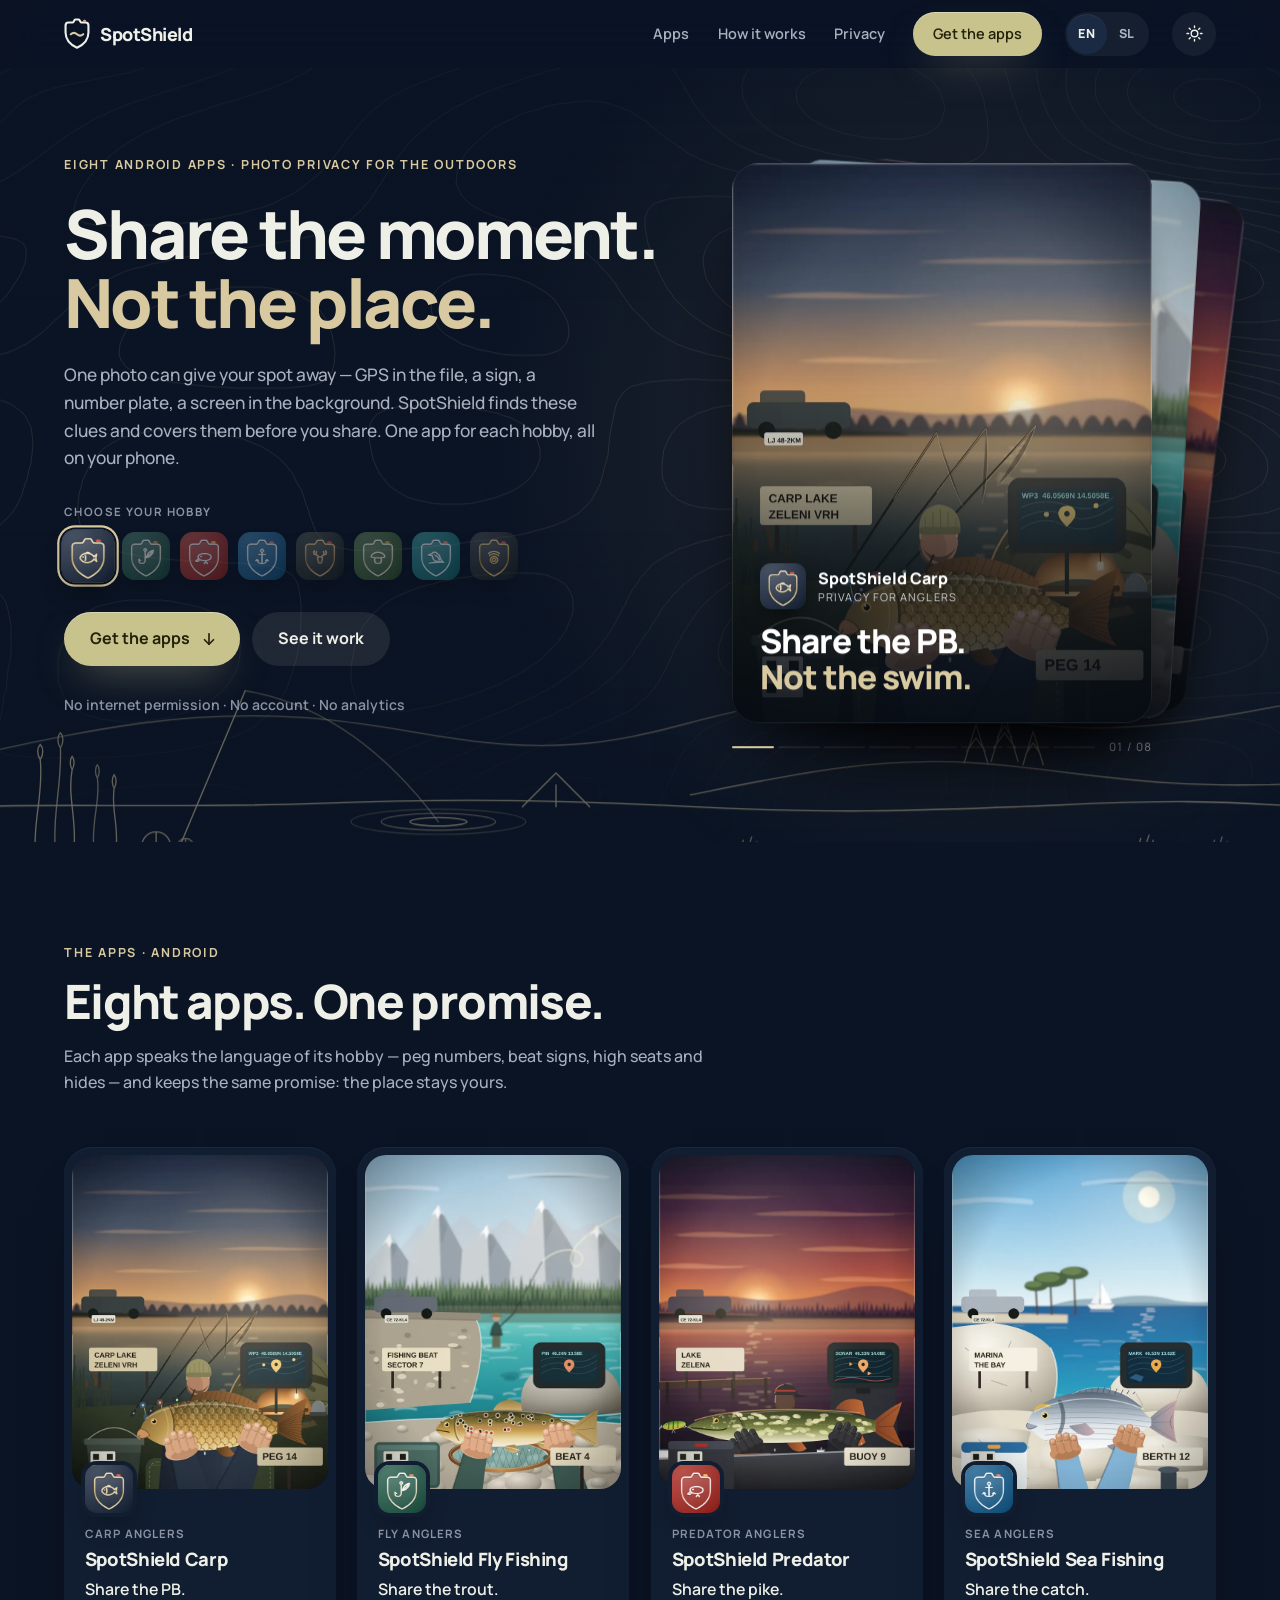
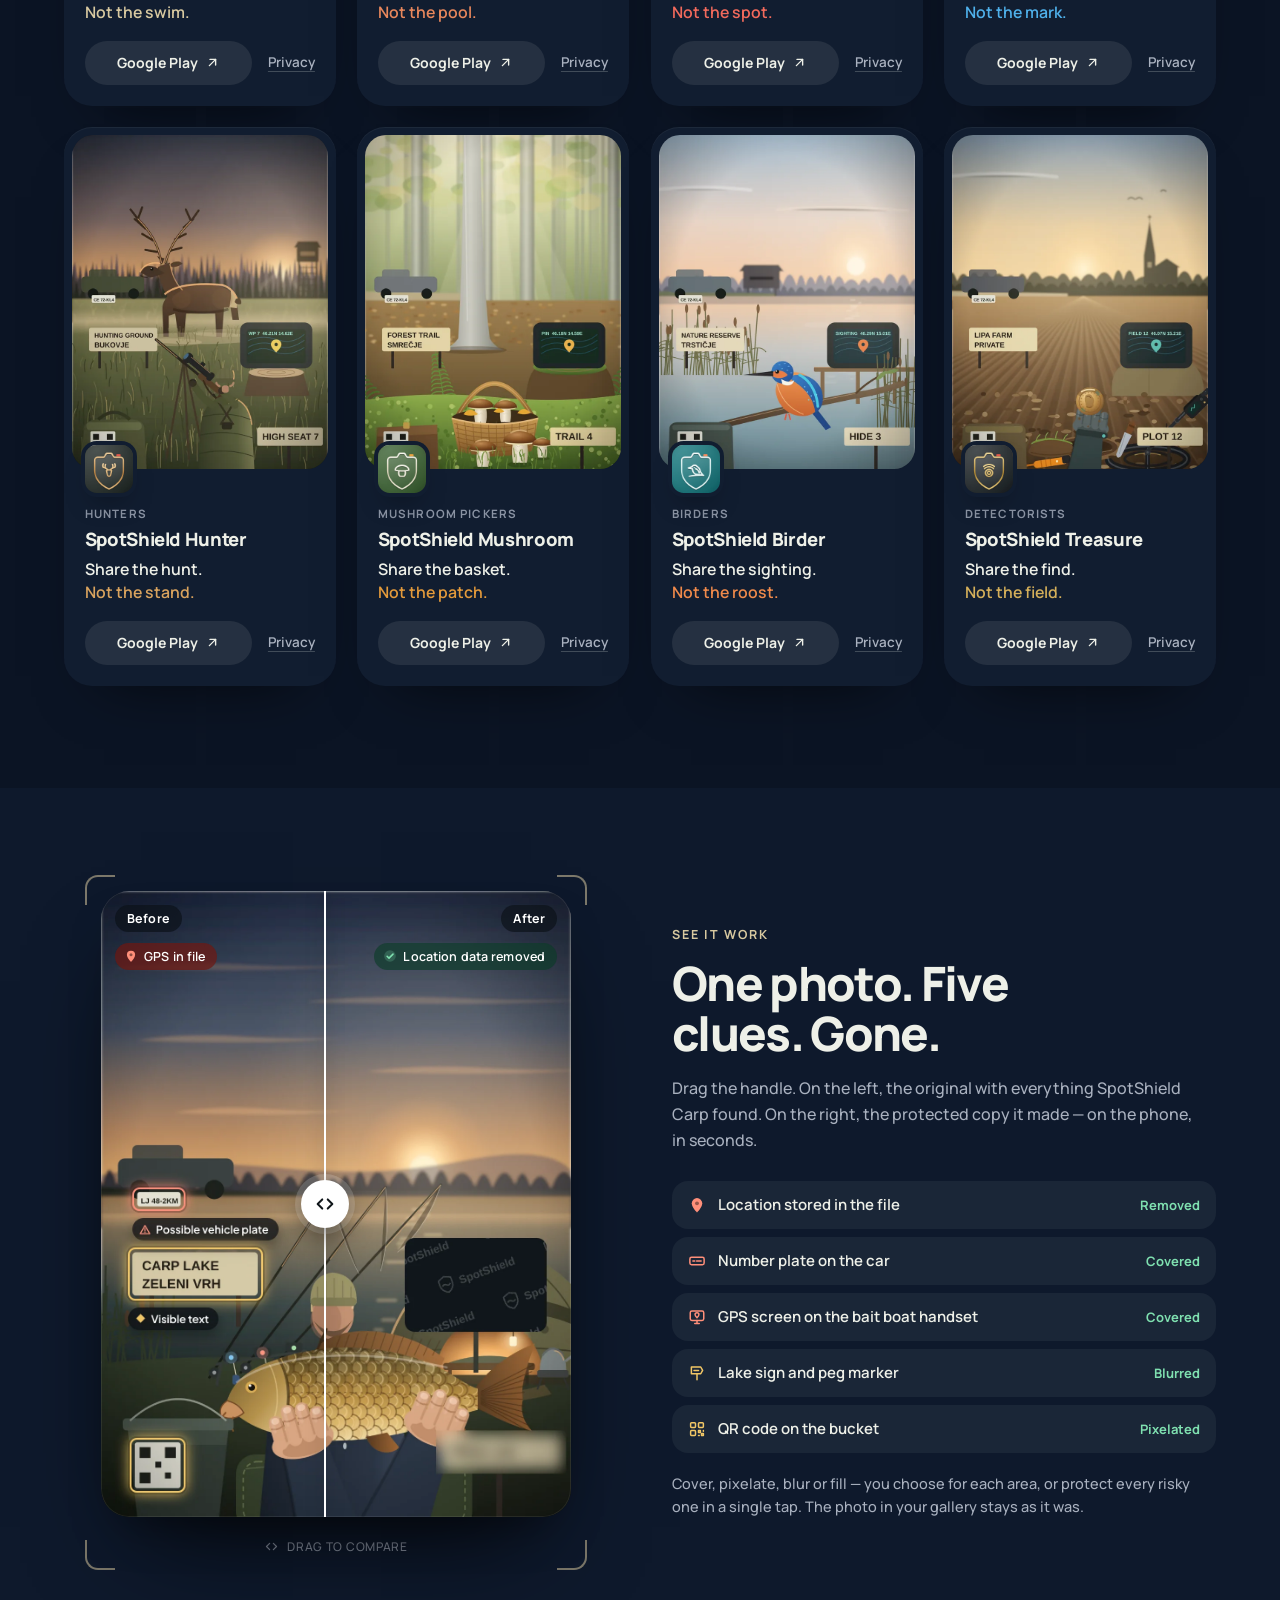
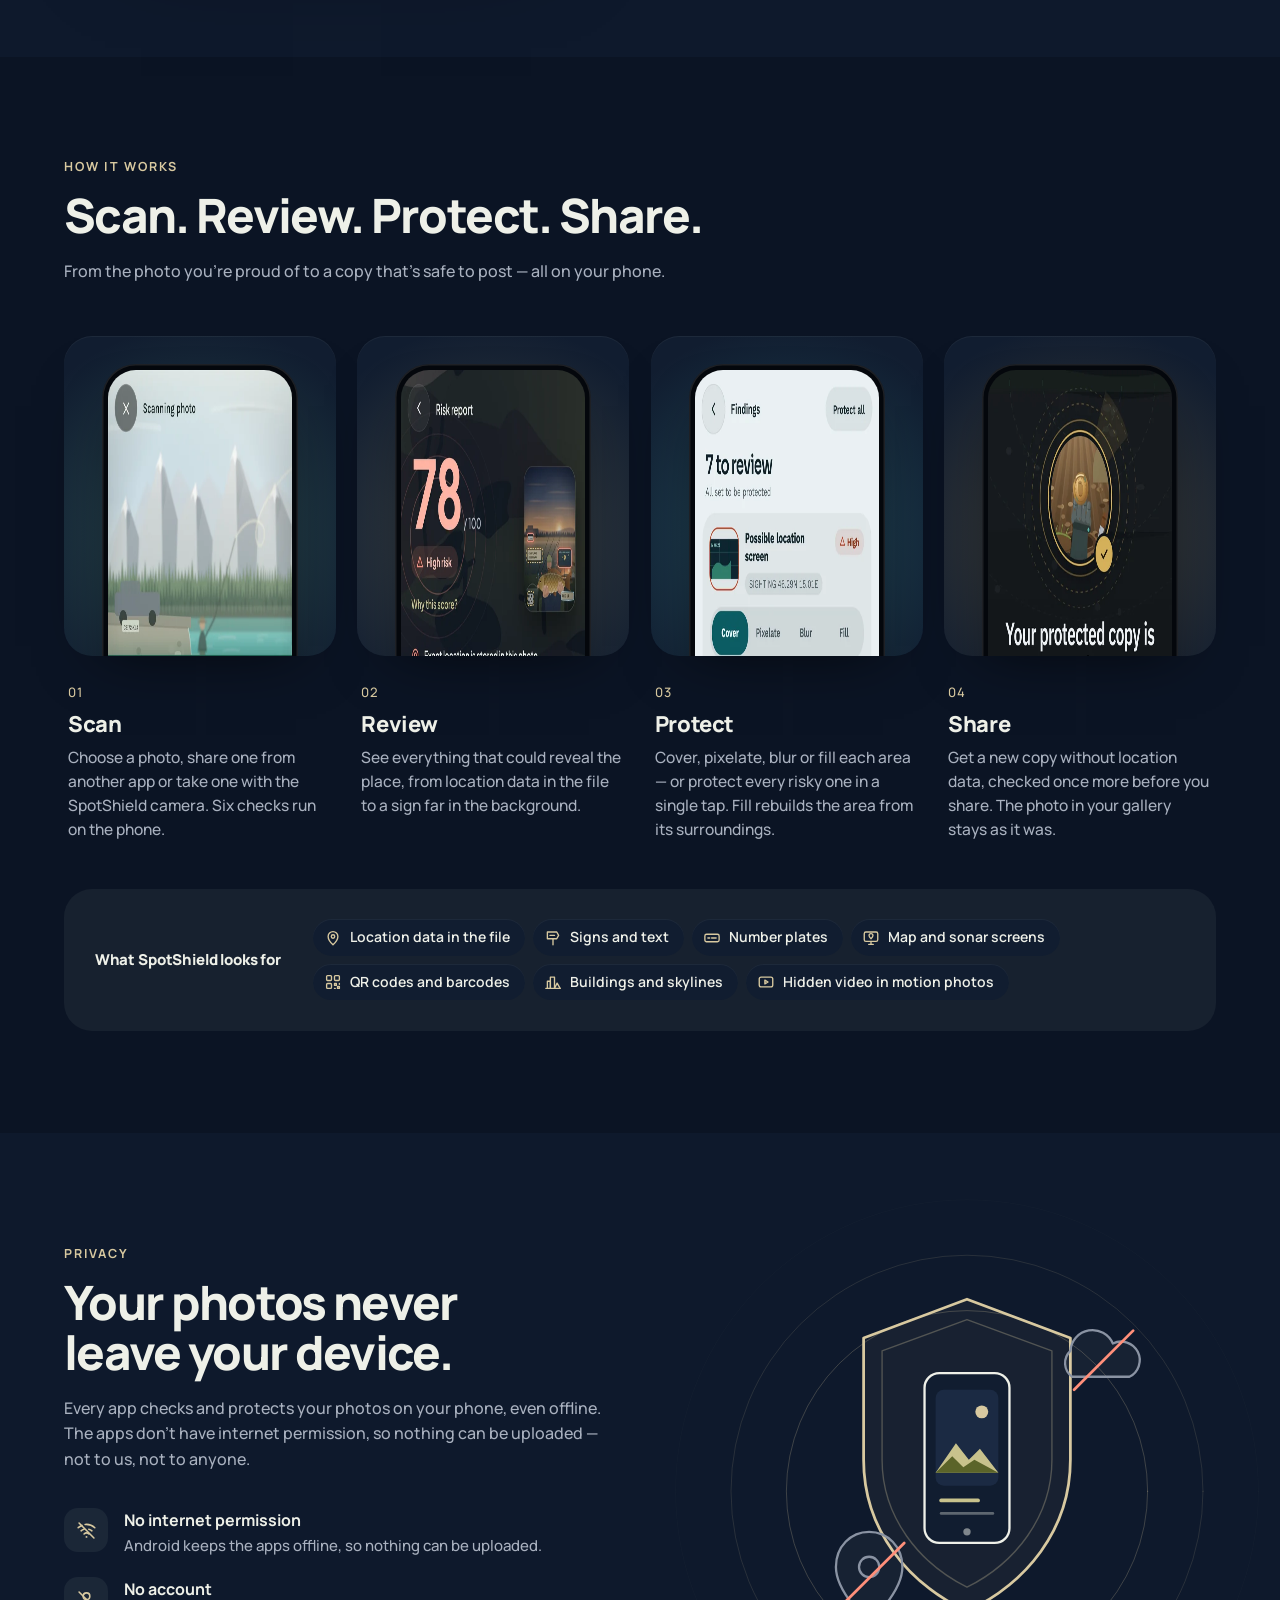
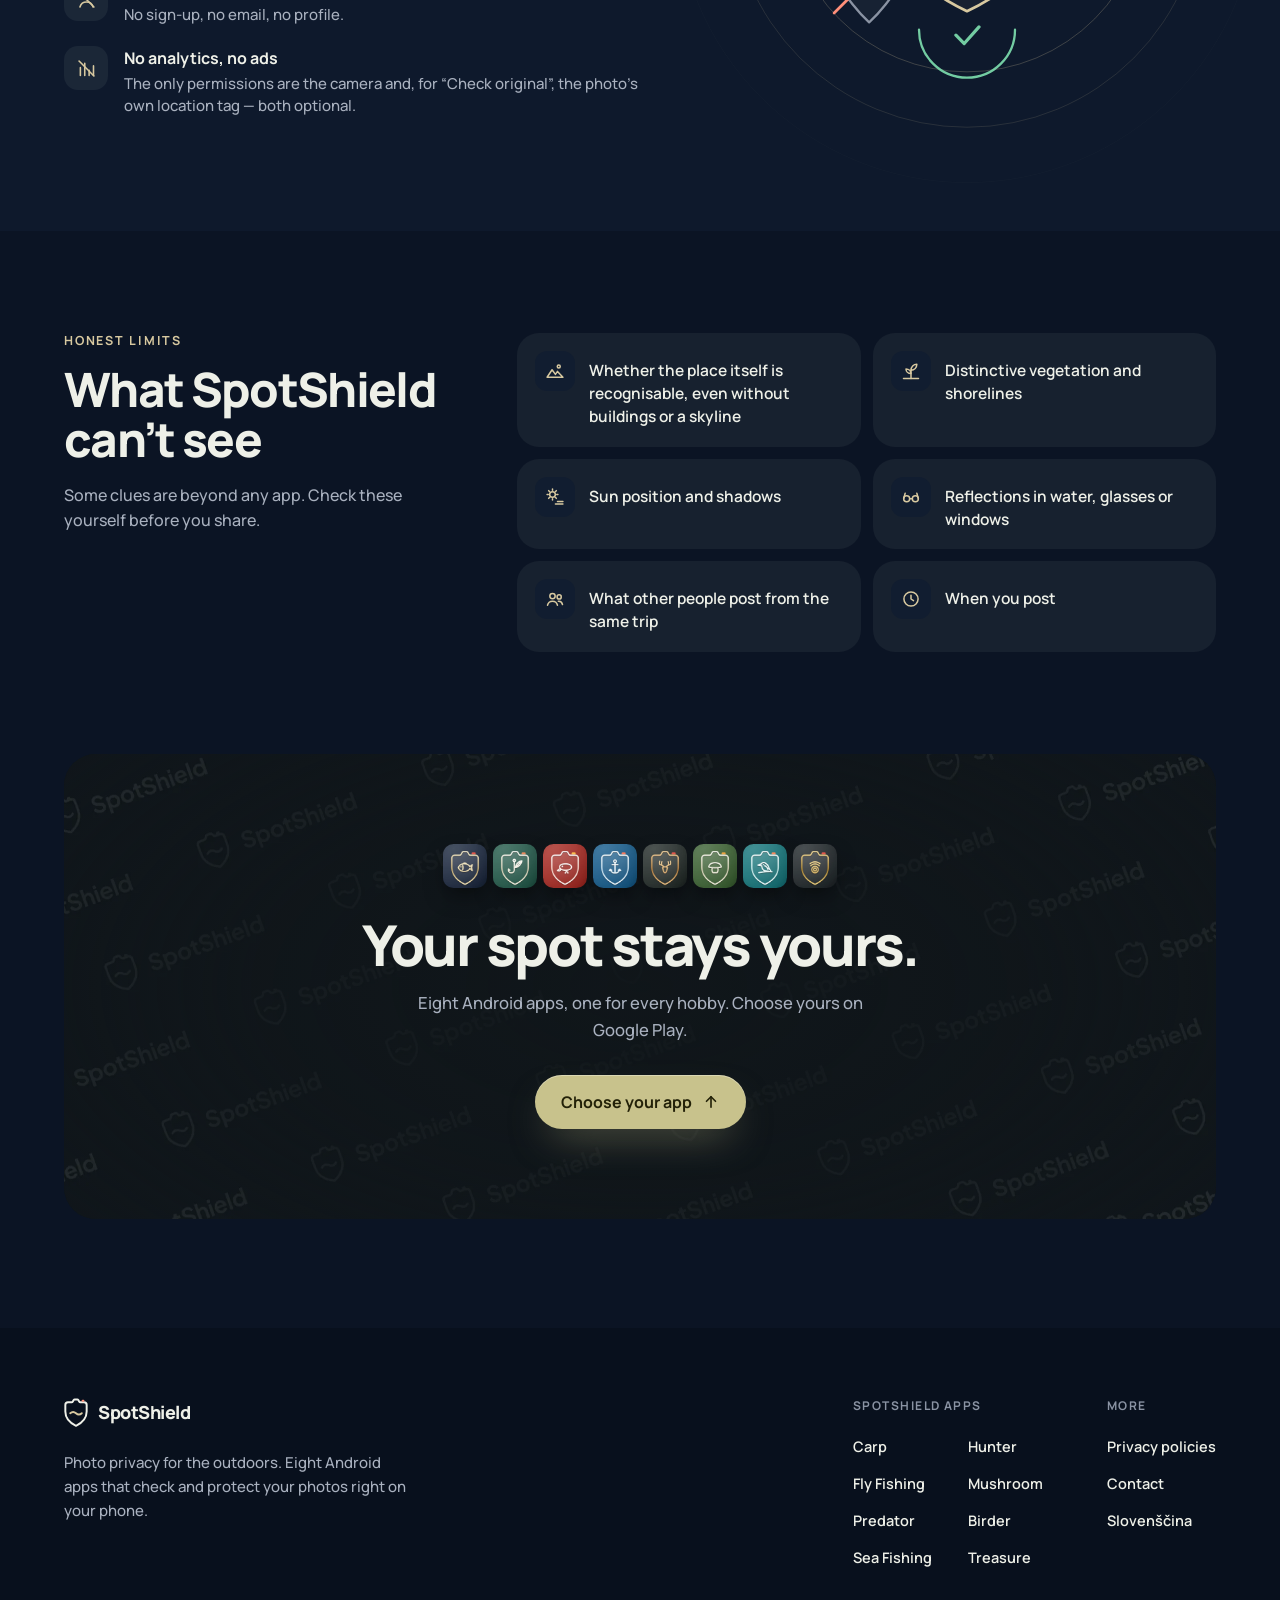
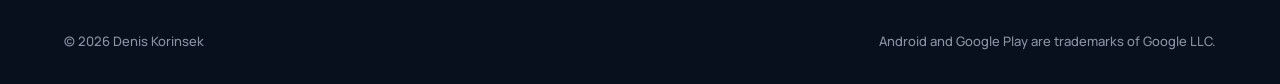
<file: index.html>
<!doctype html>
<html lang="en" data-theme="dark">
<head>
<meta charset="utf-8">
<meta name="viewport" content="width=device-width, initial-scale=1">
<title>SpotShield — Share the moment. Not the place.</title>
<meta name="description" content="Eight Android apps that find and cover the clues that give your spot away — GPS data, signs, number plates, screens — right on your phone. No internet permission, no account, no analytics.">
<meta name="theme-color" content="#0B1424">
<link rel="canonical" href="https://deniskorinsek.github.io/spotshield/">
<link rel="alternate" hreflang="en" href="https://deniskorinsek.github.io/spotshield/">
<link rel="alternate" hreflang="sl" href="https://deniskorinsek.github.io/spotshield/sl/">
<link rel="alternate" hreflang="x-default" href="https://deniskorinsek.github.io/spotshield/">
<meta property="og:type" content="website">
<meta property="og:site_name" content="SpotShield">
<meta property="og:locale" content="en_GB">
<meta property="og:title" content="SpotShield — Share the moment. Not the place.">
<meta property="og:description" content="Eight Android apps that find and cover the clues that give your spot away — GPS data, signs, number plates, screens — right on your phone. No internet permission, no account, no analytics.">
<meta property="og:url" content="https://deniskorinsek.github.io/spotshield/">
<meta property="og:image" content="https://deniskorinsek.github.io/spotshield/assets/img/og-image-en.jpg">
<meta property="og:image:width" content="1200">
<meta property="og:image:height" content="630">
<meta name="twitter:card" content="summary_large_image">
<link rel="icon" href="assets/img/favicon.svg" type="image/svg+xml">
<link rel="icon" href="assets/img/favicon-32.png" sizes="32x32" type="image/png">
<link rel="apple-touch-icon" href="assets/img/apple-touch-icon.png">
<link rel="preload" href="assets/fonts/manrope-latin-800.woff2" as="font" type="font/woff2" crossorigin>
<link rel="preload" href="assets/fonts/manrope-latin-700.woff2" as="font" type="font/woff2" crossorigin>
<link rel="preload" href="assets/fonts/manrope-latin-500.woff2" as="font" type="font/woff2" crossorigin>
<script>(function(){var t='dark';try{var s=localStorage.getItem('spotshield-theme');if(s==='light'||s==='dark')t=s}catch(e){}document.documentElement.setAttribute('data-theme',t)})();</script>
<link rel="stylesheet" href="assets/css/site.css">
<script src="assets/js/site.js" defer></script>
</head>
<body>
<a class="skip" href="#main">Skip to content</a>
<header class="nav" id="top">
<div class="wrap">
<a class="brand" href="#top" aria-label="SpotShield, back to top"><svg aria-hidden="true" viewBox="27 24.5 54 65" width="26" height="31" fill="none" stroke="currentColor" stroke-width="4.4" stroke-linecap="round" stroke-linejoin="round"><path d="M36,34 L44.2,34 Q46,34 46.9,32.4 L48.9,28.8 Q49.6,27.6 51,27.6 L57,27.6 Q58.4,27.6 59.1,28.8 L61.1,32.4 Q62,34 63.8,34 L72,34 Q78,34 78,40 L78,55 C78,70.5 68,80.5 54,87 C40,80.5 30,70.5 30,55 L30,40 Q30,34 36,34 Z"/><path d="M41 58.5 q6.5 -5.6 13 0 t13 0" stroke="var(--accent)"/><rect class="dot" x="66.6" y="28.4" width="6.4" height="4.6" rx="2.3" fill="var(--signal)" stroke="none"/></svg><span>SpotShield</span></a>
<nav class="nav-links" id="menu" aria-label="Main"><a href="#apps">Apps</a><a href="#how">How it works</a><a href="#privacy">Privacy</a><a class="btn btn-primary btn-sm" href="#apps">Get the apps</a></nav>
<div class="lang" role="group" aria-label="Language"><span aria-current="page">EN</span><a href="sl/" hreflang="sl" lang="sl" aria-label="Slovenščina">SL</a></div>
<button class="icon-btn theme" type="button" aria-label="Switch to light mode" data-label-dark="Switch to light mode" data-label-light="Switch to dark mode"><svg class="sun" aria-hidden="true" viewBox="0 0 24 24" width="19" height="19" fill="none" stroke="currentColor" stroke-width="1.8" stroke-linecap="round"><circle cx="12" cy="12" r="4.2"/><path d="M12 2.5v2M12 19.5v2M2.5 12h2M19.5 12h2M5.3 5.3l1.4 1.4M17.3 17.3l1.4 1.4M5.3 18.7l1.4-1.4M17.3 6.7l1.4-1.4"/></svg><svg class="moon" aria-hidden="true" viewBox="0 0 24 24" width="19" height="19" fill="none" stroke="currentColor" stroke-width="1.8" stroke-linecap="round" stroke-linejoin="round"><path d="M20 14.6A8.2 8.2 0 1 1 9.4 4a6.6 6.6 0 0 0 10.6 10.6z"/></svg></button>
<button class="icon-btn menu-btn" type="button" aria-expanded="false" aria-controls="menu" aria-label="Menu"><svg class="bars" aria-hidden="true" viewBox="0 0 24 24" width="20" height="20" fill="none" stroke="currentColor" stroke-width="2" stroke-linecap="round"><path d="M4 7h16M4 12h16M4 17h16"/></svg><svg class="x" aria-hidden="true" viewBox="0 0 24 24" width="20" height="20" fill="none" stroke="currentColor" stroke-width="2" stroke-linecap="round"><path d="M6 6l12 12M18 6L6 18"/></svg></button>
</div>
</header>
<main id="main">
<section class="hero" aria-labelledby="hero-title" data-parallax-root>
<div class="hero-bg" aria-hidden="true"><div class="contour" data-parallax="0.16"></div><div class="fade"></div><div class="drawing" data-parallax="-0.05"><svg viewBox="0 0 1600 320" preserveAspectRatio="xMidYMax slice" fill="none" stroke="currentColor" stroke-width="1.6" stroke-linecap="round" stroke-linejoin="round">
<path d="M0 206 C140 176 250 150 400 160 C520 168 600 200 720 192 C840 184 900 140 1040 138 C1160 136 1230 176 1360 172 C1460 169 1530 150 1600 140" stroke-opacity=".55"/>
<path d="M860 252 C980 228 1080 206 1200 214 C1320 222 1400 248 1600 238" stroke-opacity=".75"/>
<circle cx="1370" cy="96" r="26" stroke-opacity=".7"/>
<path d="M980 92 c10 -12 22 -10 26 0 c4 -10 16 -12 26 0" stroke-opacity=".8"/>
<path d="M1046 116 c7 -8 15 -7 18 0 c3 -7 11 -8 18 0" stroke-opacity=".6"/>
<path d="M1186 214 L1200 168 L1214 214 M1189 200 L1200 184 L1211 200" stroke-opacity=".8"/>
<path d="M1218 212 L1234 158 L1250 212 M1221 196 L1234 178 L1247 196 M1225 184 L1234 170 L1243 184" stroke-opacity=".8"/>
<path d="M1256 216 L1268 176 L1280 216 M1259 204 L1268 190 L1277 204" stroke-opacity=".8"/>
<path d="M0 266 C120 262 260 268 420 262 S700 258 860 266 S1120 272 1300 264 S1500 262 1600 266" stroke-opacity=".9"/>
<path d="M660 266 L700 226 L740 266 M700 266 L700 240" stroke-opacity=".85"/>
<path d="M250 318 L330 128" stroke-opacity=".9"/>
<path d="M330 128 Q460 150 560 284" stroke-opacity=".55"/>
<ellipse cx="560" cy="284" rx="34" ry="5" stroke-opacity=".9"/>
<ellipse cx="560" cy="284" rx="68" ry="10" stroke-opacity=".55"/>
<ellipse cx="560" cy="284" rx="104" ry="15" stroke-opacity=".3"/>
<path d="M80 318 C78 280 90 250 86 210 M86 210 c-4 -6 -4 -14 0 -18 c4 4 4 12 0 18" stroke-opacity=".9"/>
<path d="M104 318 C100 276 112 240 110 196 M110 196 c-4 -6 -4 -14 0 -18 c4 4 4 12 0 18" stroke-opacity=".8"/>
<path d="M126 318 C130 282 118 254 124 222 M124 222 c-3 -5 -3 -12 0 -16 c3 4 3 11 0 16" stroke-opacity=".9"/>
<path d="M150 318 C146 284 158 260 154 232 M154 232 c-3 -5 -3 -12 0 -16 c3 4 3 11 0 16" stroke-opacity=".7"/>
<path d="M176 318 C180 290 170 268 174 244 M174 244 c-3 -5 -3 -12 0 -16 c3 4 3 11 0 16" stroke-opacity=".85"/>
<path d="M206 318 c0 -14 8 -22 18 -22 s18 8 18 22 Z M224 296 v22" stroke-opacity=".85"/>
<path d="M248 318 c0 -9 5 -14 11 -14 s11 5 11 14 Z M259 304 v14" stroke-opacity=".7"/>
<path d="M1392 318 l4 -14 M1400 318 l6 -18 M1408 318 l3 -12" stroke-opacity=".8"/>
<path d="M1480 318 l4 -12 M1488 318 l5 -16 M1496 318 l3 -10" stroke-opacity=".7"/>
<path d="M920 318 l3 -12 M928 318 l5 -16 M936 318 l3 -10" stroke-opacity=".7"/>
</svg></div></div>
<div class="wrap">
<div class="hero-copy">
<p class="eyebrow intro d1">Eight Android apps · Photo privacy for the outdoors</p>
<h1 id="hero-title"><span class="l1 intro d2">Share the moment.</span><span class="l2 intro d3">Not the place.</span></h1>
<p class="lede intro d4">One photo can give your spot away — GPS in the file, a sign, a number plate, a screen in the background. SpotShield finds these clues and covers them before you share. One app for each hobby, all on your phone.</p>
<div class="picker intro d5"><p class="label">Choose your hobby</p><div class="icons" role="group" aria-label="The eight SpotShield apps">
<button type="button" data-pick="0" aria-pressed="true" aria-label="SpotShield Carp"><img src="assets/img/icon-carp.webp" alt="" width="48" height="48"></button>
<button type="button" data-pick="1" aria-pressed="false" aria-label="SpotShield Fly Fishing"><img src="assets/img/icon-fly.webp" alt="" width="48" height="48"></button>
<button type="button" data-pick="2" aria-pressed="false" aria-label="SpotShield Predator"><img src="assets/img/icon-predator.webp" alt="" width="48" height="48"></button>
<button type="button" data-pick="3" aria-pressed="false" aria-label="SpotShield Sea Fishing"><img src="assets/img/icon-sea.webp" alt="" width="48" height="48"></button>
<button type="button" data-pick="4" aria-pressed="false" aria-label="SpotShield Hunter"><img src="assets/img/icon-hunter.webp" alt="" width="48" height="48"></button>
<button type="button" data-pick="5" aria-pressed="false" aria-label="SpotShield Mushroom"><img src="assets/img/icon-mushroom.webp" alt="" width="48" height="48"></button>
<button type="button" data-pick="6" aria-pressed="false" aria-label="SpotShield Birder"><img src="assets/img/icon-birder.webp" alt="" width="48" height="48"></button>
<button type="button" data-pick="7" aria-pressed="false" aria-label="SpotShield Treasure"><img src="assets/img/icon-treasure.webp" alt="" width="48" height="48"></button>
</div></div>
<div class="hero-actions intro d6"><a class="btn btn-primary" href="#apps">Get the apps<svg aria-hidden="true" viewBox="0 0 24 24" width="18" height="18" fill="none" stroke="currentColor" stroke-width="2.2" stroke-linecap="round" stroke-linejoin="round"><path d="M12 5v14"/><path d="M6 13l6 6 6-6"/></svg></a><a class="btn btn-ghost" href="#demo">See it work</a></div>
<p class="trust intro d7">No internet permission · No account · No analytics</p>
</div>
<div class="hero-stage intro stage"><div class="glow" aria-hidden="true"></div><svg class="ripples" aria-hidden="true" viewBox="0 0 2400 2400" fill="none" stroke="currentColor" stroke-width="1"><circle cx="1200" cy="1200" r="300"><animate attributeName="r" values="300;1200" dur="18s" begin="-0s" repeatCount="indefinite"/><animate attributeName="stroke-opacity" values=".24;0" dur="18s" begin="-0s" repeatCount="indefinite"/></circle><circle cx="1200" cy="1200" r="300"><animate attributeName="r" values="300;1200" dur="18s" begin="-3s" repeatCount="indefinite"/><animate attributeName="stroke-opacity" values=".24;0" dur="18s" begin="-3s" repeatCount="indefinite"/></circle><circle cx="1200" cy="1200" r="300"><animate attributeName="r" values="300;1200" dur="18s" begin="-6s" repeatCount="indefinite"/><animate attributeName="stroke-opacity" values=".24;0" dur="18s" begin="-6s" repeatCount="indefinite"/></circle><circle cx="1200" cy="1200" r="300"><animate attributeName="r" values="300;1200" dur="18s" begin="-9s" repeatCount="indefinite"/><animate attributeName="stroke-opacity" values=".24;0" dur="18s" begin="-9s" repeatCount="indefinite"/></circle><circle cx="1200" cy="1200" r="300"><animate attributeName="r" values="300;1200" dur="18s" begin="-12s" repeatCount="indefinite"/><animate attributeName="stroke-opacity" values=".24;0" dur="18s" begin="-12s" repeatCount="indefinite"/></circle><circle cx="1200" cy="1200" r="300"><animate attributeName="r" values="300;1200" dur="18s" begin="-15s" repeatCount="indefinite"/><animate attributeName="stroke-opacity" values=".24;0" dur="18s" begin="-15s" repeatCount="indefinite"/></circle></svg>
<div class="deck-wrap" data-parallax="-0.04"><div class="deck" id="deck" role="group" aria-label="The eight apps, one at a time">
<div class="card app-carp pos-0" data-app="app-carp" aria-hidden="false"><img class="scene" src="assets/img/scene-carp-en.webp" alt="A carp angler at dusk holding a mirror carp by a lake" width="690" height="920"><div class="shade" aria-hidden="true"></div><div class="ring" aria-hidden="true"></div><div class="meta"><div class="row"><img src="assets/img/icon-carp.webp" alt="" width="46" height="46"><div><p class="name">SpotShield Carp</p><p class="kicker">Privacy for anglers</p></div></div><p class="tag"><span class="l1">Share the PB.</span><span class="l2">Not the swim.</span></p></div></div>
<div class="card app-fly pos-1" data-app="app-fly" aria-hidden="true"><img class="scene" src="assets/img/scene-fly-en.webp" alt="A trout held over a clear alpine river, a fly angler wading behind" width="690" height="920"><div class="shade" aria-hidden="true"></div><div class="ring" aria-hidden="true"></div><div class="meta"><div class="row"><img src="assets/img/icon-fly.webp" alt="" width="46" height="46"><div><p class="name">SpotShield Fly Fishing</p><p class="kicker">Privacy for fly anglers</p></div></div><p class="tag"><span class="l1">Share the trout.</span><span class="l2">Not the pool.</span></p></div></div>
<div class="card app-predator pos-2" data-app="app-predator" aria-hidden="true"><img class="scene" src="assets/img/scene-predator-en.webp" alt="A pike held up over a lake at sunset" width="690" height="920"><div class="shade" aria-hidden="true"></div><div class="ring" aria-hidden="true"></div><div class="meta"><div class="row"><img src="assets/img/icon-predator.webp" alt="" width="46" height="46"><div><p class="name">SpotShield Predator</p><p class="kicker">Privacy for predator anglers</p></div></div><p class="tag"><span class="l1">Share the pike.</span><span class="l2">Not the spot.</span></p></div></div>
<div class="card app-sea pos-n" data-app="app-sea" aria-hidden="true"><img class="scene" src="assets/img/scene-sea-en.webp" alt="A sea bream held up at a sunny marina" width="690" height="920" loading="lazy"><div class="shade" aria-hidden="true"></div><div class="ring" aria-hidden="true"></div><div class="meta"><div class="row"><img src="assets/img/icon-sea.webp" alt="" width="46" height="46"><div><p class="name">SpotShield Sea Fishing</p><p class="kicker">Privacy for sea anglers</p></div></div><p class="tag"><span class="l1">Share the catch.</span><span class="l2">Not the mark.</span></p></div></div>
<div class="card app-hunter pos-n" data-app="app-hunter" aria-hidden="true"><img class="scene" src="assets/img/scene-hunter-en.webp" alt="A red deer stag in a hunting ground at dawn, a high seat behind" width="690" height="920" loading="lazy"><div class="shade" aria-hidden="true"></div><div class="ring" aria-hidden="true"></div><div class="meta"><div class="row"><img src="assets/img/icon-hunter.webp" alt="" width="46" height="46"><div><p class="name">SpotShield Hunter</p><p class="kicker">Privacy for hunters</p></div></div><p class="tag"><span class="l1">Share the hunt.</span><span class="l2">Not the stand.</span></p></div></div>
<div class="card app-mushroom pos-n" data-app="app-mushroom" aria-hidden="true"><img class="scene" src="assets/img/scene-mushroom-en.webp" alt="A basket of porcini mushrooms on a forest trail" width="690" height="920" loading="lazy"><div class="shade" aria-hidden="true"></div><div class="ring" aria-hidden="true"></div><div class="meta"><div class="row"><img src="assets/img/icon-mushroom.webp" alt="" width="46" height="46"><div><p class="name">SpotShield Mushroom</p><p class="kicker">Privacy for mushroom pickers</p></div></div><p class="tag"><span class="l1">Share the basket.</span><span class="l2">Not the patch.</span></p></div></div>
<div class="card app-birder pos-n" data-app="app-birder" aria-hidden="true"><img class="scene" src="assets/img/scene-birder-en.webp" alt="A kingfisher on a branch in a reed-lined nature reserve" width="690" height="920" loading="lazy"><div class="shade" aria-hidden="true"></div><div class="ring" aria-hidden="true"></div><div class="meta"><div class="row"><img src="assets/img/icon-birder.webp" alt="" width="46" height="46"><div><p class="name">SpotShield Birder</p><p class="kicker">Privacy for birders</p></div></div><p class="tag"><span class="l1">Share the sighting.</span><span class="l2">Not the roost.</span></p></div></div>
<div class="card app-treasure pos-n" data-app="app-treasure" aria-hidden="true"><img class="scene" src="assets/img/scene-treasure-en.webp" alt="A coin held up over a ploughed field, a metal detector beside it" width="690" height="920" loading="lazy"><div class="shade" aria-hidden="true"></div><div class="ring" aria-hidden="true"></div><div class="meta"><div class="row"><img src="assets/img/icon-treasure.webp" alt="" width="46" height="46"><div><p class="name">SpotShield Treasure</p><p class="kicker">Privacy for detectorists</p></div></div><p class="tag"><span class="l1">Share the find.</span><span class="l2">Not the field.</span></p></div></div>
</div><div class="deck-foot"><div class="bars" aria-hidden="true"><span class="on"><i></i></span><span><i></i></span><span><i></i></span><span><i></i></span><span><i></i></span><span><i></i></span><span><i></i></span><span><i></i></span></div><p class="count"><span id="deck-n">01</span> / 08</p></div></div>
</div>
</div>
</section>
<section class="section" id="apps" aria-labelledby="apps-title" data-reveal>
<div class="wrap">
<div class="reveal"><p class="eyebrow">The apps · Android</p><div class="sec-head"><h2 class="h2" id="apps-title">Eight apps. One promise.</h2><p class="lede">Each app speaks the language of its hobby — peg numbers, beat signs, high seats and hides — and keeps the same promise: the place stays yours.</p></div></div>
<div class="apps-grid">
<article class="app-card app-carp reveal s1" id="app-carp" aria-labelledby="name-carp"><div class="pic"><img src="assets/img/scene-carp-en.webp" alt="A carp angler at dusk holding a mirror carp by a lake" width="690" height="920" loading="lazy"></div><div class="body"><img class="icon" src="assets/img/icon-carp.webp" alt="" width="60" height="60" loading="lazy"><p class="aud">Carp anglers</p><h3 id="name-carp">SpotShield Carp</h3><p class="tag">Share the PB.<br><span class="l2">Not the swim.</span></p><div class="links"><a class="play" href="https://play.google.com/store/apps/details?id=si.spotshield.carp" aria-label="Get SpotShield Carp on Google Play">Google Play<svg aria-hidden="true" viewBox="0 0 24 24" width="15" height="15" fill="none" stroke="currentColor" stroke-width="2.2" stroke-linecap="round" stroke-linejoin="round"><path d="M7 17L17 7"/><path d="M8 7h9v9"/></svg></a><a class="priv" href="https://deniskorinsek.github.io/spotshield-privacy/carp/" aria-label="SpotShield Carp privacy policy">Privacy</a></div></div></article>
<article class="app-card app-fly reveal s2" id="app-fly" aria-labelledby="name-fly"><div class="pic"><img src="assets/img/scene-fly-en.webp" alt="A trout held over a clear alpine river, a fly angler wading behind" width="690" height="920" loading="lazy"></div><div class="body"><img class="icon" src="assets/img/icon-fly.webp" alt="" width="60" height="60" loading="lazy"><p class="aud">Fly anglers</p><h3 id="name-fly">SpotShield Fly Fishing</h3><p class="tag">Share the trout.<br><span class="l2">Not the pool.</span></p><div class="links"><a class="play" href="https://play.google.com/store/apps/details?id=si.spotshield.fly" aria-label="Get SpotShield Fly Fishing on Google Play">Google Play<svg aria-hidden="true" viewBox="0 0 24 24" width="15" height="15" fill="none" stroke="currentColor" stroke-width="2.2" stroke-linecap="round" stroke-linejoin="round"><path d="M7 17L17 7"/><path d="M8 7h9v9"/></svg></a><a class="priv" href="https://deniskorinsek.github.io/spotshield-privacy/fly/" aria-label="SpotShield Fly Fishing privacy policy">Privacy</a></div></div></article>
<article class="app-card app-predator reveal s3" id="app-predator" aria-labelledby="name-predator"><div class="pic"><img src="assets/img/scene-predator-en.webp" alt="A pike held up over a lake at sunset" width="690" height="920" loading="lazy"></div><div class="body"><img class="icon" src="assets/img/icon-predator.webp" alt="" width="60" height="60" loading="lazy"><p class="aud">Predator anglers</p><h3 id="name-predator">SpotShield Predator</h3><p class="tag">Share the pike.<br><span class="l2">Not the spot.</span></p><div class="links"><a class="play" href="https://play.google.com/store/apps/details?id=si.spotshield.predator" aria-label="Get SpotShield Predator on Google Play">Google Play<svg aria-hidden="true" viewBox="0 0 24 24" width="15" height="15" fill="none" stroke="currentColor" stroke-width="2.2" stroke-linecap="round" stroke-linejoin="round"><path d="M7 17L17 7"/><path d="M8 7h9v9"/></svg></a><a class="priv" href="https://deniskorinsek.github.io/spotshield-privacy/predator/" aria-label="SpotShield Predator privacy policy">Privacy</a></div></div></article>
<article class="app-card app-sea reveal s4" id="app-sea" aria-labelledby="name-sea"><div class="pic"><img src="assets/img/scene-sea-en.webp" alt="A sea bream held up at a sunny marina" width="690" height="920" loading="lazy"></div><div class="body"><img class="icon" src="assets/img/icon-sea.webp" alt="" width="60" height="60" loading="lazy"><p class="aud">Sea anglers</p><h3 id="name-sea">SpotShield Sea Fishing</h3><p class="tag">Share the catch.<br><span class="l2">Not the mark.</span></p><div class="links"><a class="play" href="https://play.google.com/store/apps/details?id=si.spotshield.sea" aria-label="Get SpotShield Sea Fishing on Google Play">Google Play<svg aria-hidden="true" viewBox="0 0 24 24" width="15" height="15" fill="none" stroke="currentColor" stroke-width="2.2" stroke-linecap="round" stroke-linejoin="round"><path d="M7 17L17 7"/><path d="M8 7h9v9"/></svg></a><a class="priv" href="https://deniskorinsek.github.io/spotshield-privacy/sea/" aria-label="SpotShield Sea Fishing privacy policy">Privacy</a></div></div></article>
<article class="app-card app-hunter reveal s5" id="app-hunter" aria-labelledby="name-hunter"><div class="pic"><img src="assets/img/scene-hunter-en.webp" alt="A red deer stag in a hunting ground at dawn, a high seat behind" width="690" height="920" loading="lazy"></div><div class="body"><img class="icon" src="assets/img/icon-hunter.webp" alt="" width="60" height="60" loading="lazy"><p class="aud">Hunters</p><h3 id="name-hunter">SpotShield Hunter</h3><p class="tag">Share the hunt.<br><span class="l2">Not the stand.</span></p><div class="links"><a class="play" href="https://play.google.com/store/apps/details?id=si.spotshield.hunter" aria-label="Get SpotShield Hunter on Google Play">Google Play<svg aria-hidden="true" viewBox="0 0 24 24" width="15" height="15" fill="none" stroke="currentColor" stroke-width="2.2" stroke-linecap="round" stroke-linejoin="round"><path d="M7 17L17 7"/><path d="M8 7h9v9"/></svg></a><a class="priv" href="https://deniskorinsek.github.io/spotshield-privacy/hunter/" aria-label="SpotShield Hunter privacy policy">Privacy</a></div></div></article>
<article class="app-card app-mushroom reveal s6" id="app-mushroom" aria-labelledby="name-mushroom"><div class="pic"><img src="assets/img/scene-mushroom-en.webp" alt="A basket of porcini mushrooms on a forest trail" width="690" height="920" loading="lazy"></div><div class="body"><img class="icon" src="assets/img/icon-mushroom.webp" alt="" width="60" height="60" loading="lazy"><p class="aud">Mushroom pickers</p><h3 id="name-mushroom">SpotShield Mushroom</h3><p class="tag">Share the basket.<br><span class="l2">Not the patch.</span></p><div class="links"><a class="play" href="https://play.google.com/store/apps/details?id=si.spotshield.mushroom" aria-label="Get SpotShield Mushroom on Google Play">Google Play<svg aria-hidden="true" viewBox="0 0 24 24" width="15" height="15" fill="none" stroke="currentColor" stroke-width="2.2" stroke-linecap="round" stroke-linejoin="round"><path d="M7 17L17 7"/><path d="M8 7h9v9"/></svg></a><a class="priv" href="https://deniskorinsek.github.io/spotshield-privacy/mushroom/" aria-label="SpotShield Mushroom privacy policy">Privacy</a></div></div></article>
<article class="app-card app-birder reveal s7" id="app-birder" aria-labelledby="name-birder"><div class="pic"><img src="assets/img/scene-birder-en.webp" alt="A kingfisher on a branch in a reed-lined nature reserve" width="690" height="920" loading="lazy"></div><div class="body"><img class="icon" src="assets/img/icon-birder.webp" alt="" width="60" height="60" loading="lazy"><p class="aud">Birders</p><h3 id="name-birder">SpotShield Birder</h3><p class="tag">Share the sighting.<br><span class="l2">Not the roost.</span></p><div class="links"><a class="play" href="https://play.google.com/store/apps/details?id=si.spotshield.birder" aria-label="Get SpotShield Birder on Google Play">Google Play<svg aria-hidden="true" viewBox="0 0 24 24" width="15" height="15" fill="none" stroke="currentColor" stroke-width="2.2" stroke-linecap="round" stroke-linejoin="round"><path d="M7 17L17 7"/><path d="M8 7h9v9"/></svg></a><a class="priv" href="https://deniskorinsek.github.io/spotshield-privacy/birder/" aria-label="SpotShield Birder privacy policy">Privacy</a></div></div></article>
<article class="app-card app-treasure reveal s8" id="app-treasure" aria-labelledby="name-treasure"><div class="pic"><img src="assets/img/scene-treasure-en.webp" alt="A coin held up over a ploughed field, a metal detector beside it" width="690" height="920" loading="lazy"></div><div class="body"><img class="icon" src="assets/img/icon-treasure.webp" alt="" width="60" height="60" loading="lazy"><p class="aud">Detectorists</p><h3 id="name-treasure">SpotShield Treasure</h3><p class="tag">Share the find.<br><span class="l2">Not the field.</span></p><div class="links"><a class="play" href="https://play.google.com/store/apps/details?id=si.spotshield.treasure" aria-label="Get SpotShield Treasure on Google Play">Google Play<svg aria-hidden="true" viewBox="0 0 24 24" width="15" height="15" fill="none" stroke="currentColor" stroke-width="2.2" stroke-linecap="round" stroke-linejoin="round"><path d="M7 17L17 7"/><path d="M8 7h9v9"/></svg></a><a class="priv" href="https://deniskorinsek.github.io/spotshield-privacy/treasure/" aria-label="SpotShield Treasure privacy policy">Privacy</a></div></div></article>
</div>
</div>
</section>
<section class="section demo" id="demo" aria-labelledby="demo-title" data-reveal>
<div class="wrap">
<div class="demo-stage reveal"><div class="compare-wrap"><span class="corner tl" aria-hidden="true"></span><span class="corner tr" aria-hidden="true"></span><span class="corner bl" aria-hidden="true"></span><span class="corner br" aria-hidden="true"></span>
<div class="compare" style="--split:100%"><img src="assets/img/hero-before-en.webp" alt="Original photo of a carp angler at dusk. SpotShield marks a possible vehicle plate, a sign with text, a QR code, a peg marker and a GPS screen." width="1080" height="1440" loading="lazy">
<span class="pill l">Before</span><span class="pill gps"><svg aria-hidden="true" viewBox="0 0 24 24" width="14" height="14"><path d="M12 22s7-6.4 7-12.2A7 7 0 0 0 5 9.8C5 15.6 12 22 12 22z" fill="#FF8F7A"/><circle cx="12" cy="9.8" r="2.6" fill="#000" opacity=".45"/></svg>GPS in file</span>
<div class="after"><img src="assets/img/hero-after-en.webp" alt="Protected copy: the plate and the GPS screen are covered, the sign and the peg marker are blurred, the QR code is pixelated and the location data is removed." width="1080" height="1440" loading="lazy"><span class="pill r">After</span><span class="pill ok"><svg aria-hidden="true" viewBox="0 0 24 24" width="14" height="14"><circle cx="12" cy="12" r="10" fill="#7FE0B0" opacity=".22"/><path d="M7 12.4l3.3 3.3L17.2 8.8" fill="none" stroke="#7FE0B0" stroke-width="2.6" stroke-linecap="round" stroke-linejoin="round"/></svg>Location data removed</span></div>
<div class="edge" aria-hidden="true"></div><div class="bar" aria-hidden="true"></div><div class="knob" aria-hidden="true"><svg aria-hidden="true" viewBox="0 0 24 24" width="22" height="22" fill="none" stroke="#10161A" stroke-width="2.2" stroke-linecap="round" stroke-linejoin="round"><path d="M9 7l-5 5 5 5"/><path d="M15 7l5 5-5 5"/></svg></div>
<input type="range" min="0" max="100" step="1" value="44" aria-label="Compare the original photo with the protected copy"></div>
<p class="hint"><svg aria-hidden="true" viewBox="0 0 24 24" width="15" height="15" fill="none" stroke="currentColor" stroke-width="2" stroke-linecap="round" stroke-linejoin="round"><path d="M9 7l-5 5 5 5"/><path d="M15 7l5 5-5 5"/></svg>Drag to compare</p></div></div>
<div class="demo-copy reveal s2"><p class="eyebrow">See it work</p><h2 class="h2" id="demo-title">One photo. Five clues. Gone.</h2><p class="lede">Drag the handle. On the left, the original with everything SpotShield Carp found. On the right, the protected copy it made — on the phone, in seconds.</p><ul class="found">
<li class="reveal s3"><svg aria-hidden="true" viewBox="0 0 24 24" width="18" height="18"><path d="M12 22s7-6.4 7-12.2A7 7 0 0 0 5 9.8C5 15.6 12 22 12 22z" fill="var(--signal)"/><circle cx="12" cy="9.8" r="2.6" fill="#000" opacity=".4"/></svg><span>Location stored in the file</span><b>Removed</b></li>
<li class="reveal s4"><svg aria-hidden="true" viewBox="0 0 24 24" width="18" height="18" fill="none" stroke="currentColor" stroke-width="1.8" stroke-linecap="round" stroke-linejoin="round" style="stroke:var(--signal);stroke-width:2"><rect x="2.5" y="7" width="19" height="10" rx="2.2"/><path d="M6.5 12h2.5M11.5 12h6"/></svg><span>Number plate on the car</span><b>Covered</b></li>
<li class="reveal s5"><svg aria-hidden="true" viewBox="0 0 24 24" width="18" height="18" fill="none" stroke="currentColor" stroke-width="1.8" stroke-linecap="round" stroke-linejoin="round" style="stroke:var(--signal);stroke-width:2"><rect x="3" y="4" width="18" height="12.5" rx="2.2"/><path d="M9 20.5h6M12 16.5v4"/><path d="M12 13s-2.6-2.3-2.6-4.2a2.6 2.6 0 0 1 5.2 0C14.6 10.7 12 13 12 13z"/></svg><span>GPS screen on the bait boat handset</span><b>Covered</b></li>
<li class="reveal s6"><svg aria-hidden="true" viewBox="0 0 24 24" width="18" height="18" fill="none" stroke="currentColor" stroke-width="1.8" stroke-linecap="round" stroke-linejoin="round" style="stroke:var(--warn);stroke-width:2"><path d="M12 13v8"/><path d="M4.5 4h12.5l2.5 4.5-2.5 4.5H4.5z"/><path d="M8 8.5h6"/></svg><span>Lake sign and peg marker</span><b>Blurred</b></li>
<li class="reveal s7"><svg aria-hidden="true" viewBox="0 0 24 24" width="18" height="18" fill="none" stroke="currentColor" stroke-width="1.8" stroke-linecap="round" stroke-linejoin="round" style="stroke:var(--warn);stroke-width:2"><rect x="3.5" y="3.5" width="6.5" height="6.5" rx="1.2"/><rect x="14" y="3.5" width="6.5" height="6.5" rx="1.2"/><rect x="3.5" y="14" width="6.5" height="6.5" rx="1.2"/><path d="M14 14h2.5v2.5H14zM18 18h2.5v2.5H18zM20.5 14v1M14 20.5h1"/></svg><span>QR code on the bucket</span><b>Pixelated</b></li>
</ul><p class="note">Cover, pixelate, blur or fill — you choose for each area, or protect every risky one in a single tap. The photo in your gallery stays as it was.</p></div>
</div>
</section>
<section class="section" id="how" aria-labelledby="how-title" data-reveal>
<div class="wrap">
<div class="reveal"><p class="eyebrow">How it works</p><div class="sec-head"><h2 class="h2" id="how-title">Scan. Review. Protect. Share.</h2><p class="lede">From the photo you’re proud of to a copy that’s safe to post — all on your phone.</p></div></div>
<ol class="steps">
<li class="step reveal s1"><div class="shot"><div class="halo" aria-hidden="true"></div><div class="phone"><img src="assets/img/step1-en.webp" alt="SpotShield Fly Fishing scanning a photo: three of six checks done" width="390" height="844" loading="lazy"></div></div><div class="txt"><p class="num">01</p><h3>Scan</h3><p>Choose a photo, share one from another app or take one with the SpotShield camera. Six checks run on the phone.</p></div></li>
<li class="step reveal s2"><div class="shot"><div class="halo" aria-hidden="true"></div><div class="phone"><img src="assets/img/step2-en.webp" alt="SpotShield Carp risk report: 78 out of 100, high risk" width="390" height="844" loading="lazy"></div></div><div class="txt"><p class="num">02</p><h3>Review</h3><p>See everything that could reveal the place, from location data in the file to a sign far in the background.</p></div></li>
<li class="step reveal s3"><div class="shot"><div class="halo" aria-hidden="true"></div><div class="phone"><img src="assets/img/step3-en.webp" alt="SpotShield Birder findings: choose cover, pixelate, blur or fill for each area" width="390" height="844" loading="lazy"></div></div><div class="txt"><p class="num">03</p><h3>Protect</h3><p>Cover, pixelate, blur or fill each area — or protect every risky one in a single tap. Fill rebuilds the area from its surroundings.</p></div></li>
<li class="step reveal s4"><div class="shot"><div class="halo" aria-hidden="true"></div><div class="phone"><img src="assets/img/step4-en.webp" alt="SpotShield Treasure: your protected copy is ready, with every check passed" width="390" height="844" loading="lazy"></div></div><div class="txt"><p class="num">04</p><h3>Share</h3><p>Get a new copy without location data, checked once more before you share. The photo in your gallery stays as it was.</p></div></li>
</ol>
<div class="checks reveal s5"><h3>What SpotShield looks for</h3><ul><li><svg aria-hidden="true" viewBox="0 0 24 24" width="18" height="18" fill="none" stroke="currentColor" stroke-width="1.8" stroke-linecap="round" stroke-linejoin="round"><path d="M12 21s-6.5-5.9-6.5-11a6.5 6.5 0 0 1 13 0c0 5.1-6.5 11-6.5 11z"/><circle cx="12" cy="10" r="2.3"/></svg>Location data in the file</li><li><svg aria-hidden="true" viewBox="0 0 24 24" width="18" height="18" fill="none" stroke="currentColor" stroke-width="1.8" stroke-linecap="round" stroke-linejoin="round"><path d="M12 13v8"/><path d="M4.5 4h12.5l2.5 4.5-2.5 4.5H4.5z"/><path d="M8 8.5h6"/></svg>Signs and text</li><li><svg aria-hidden="true" viewBox="0 0 24 24" width="18" height="18" fill="none" stroke="currentColor" stroke-width="1.8" stroke-linecap="round" stroke-linejoin="round"><rect x="2.5" y="7" width="19" height="10" rx="2.2"/><path d="M6.5 12h2.5M11.5 12h6"/></svg>Number plates</li><li><svg aria-hidden="true" viewBox="0 0 24 24" width="18" height="18" fill="none" stroke="currentColor" stroke-width="1.8" stroke-linecap="round" stroke-linejoin="round"><rect x="3" y="4" width="18" height="12.5" rx="2.2"/><path d="M9 20.5h6M12 16.5v4"/><path d="M12 13s-2.6-2.3-2.6-4.2a2.6 2.6 0 0 1 5.2 0C14.6 10.7 12 13 12 13z"/></svg>Map and sonar screens</li><li><svg aria-hidden="true" viewBox="0 0 24 24" width="18" height="18" fill="none" stroke="currentColor" stroke-width="1.8" stroke-linecap="round" stroke-linejoin="round"><rect x="3.5" y="3.5" width="6.5" height="6.5" rx="1.2"/><rect x="14" y="3.5" width="6.5" height="6.5" rx="1.2"/><rect x="3.5" y="14" width="6.5" height="6.5" rx="1.2"/><path d="M14 14h2.5v2.5H14zM18 18h2.5v2.5H18zM20.5 14v1M14 20.5h1"/></svg>QR codes and barcodes</li><li><svg aria-hidden="true" viewBox="0 0 24 24" width="18" height="18" fill="none" stroke="currentColor" stroke-width="1.8" stroke-linecap="round" stroke-linejoin="round"><path d="M2.5 20.5h19"/><path d="M4.5 20.5V11h4v9.5"/><path d="M8.5 20.5V5.5h5.5v15"/><path d="M14 20.5l3.5-7 4 7"/></svg>Buildings and skylines</li><li><svg aria-hidden="true" viewBox="0 0 24 24" width="18" height="18" fill="none" stroke="currentColor" stroke-width="1.8" stroke-linecap="round" stroke-linejoin="round"><rect x="3" y="5.5" width="18" height="13" rx="2.5"/><path d="M10.5 9.5v5l4.2-2.5z"/></svg>Hidden video in motion photos</li></ul></div>
</div>
</section>
<section class="privacy" id="privacy" aria-labelledby="privacy-title" data-reveal data-parallax-root>
<div class="wrap">
<div class="privacy-copy reveal"><p class="eyebrow">Privacy</p><h2 class="h2" id="privacy-title">Your photos never leave your device.</h2><p class="lede">Every app checks and protects your photos on your phone, even offline. The apps don’t have internet permission, so nothing can be uploaded — not to us, not to anyone.</p><ul class="pillars">
<li class="reveal s2"><span class="ic" aria-hidden="true"><svg aria-hidden="true" viewBox="0 0 24 24" width="21" height="21" fill="none" stroke="currentColor" stroke-width="1.8" stroke-linecap="round" stroke-linejoin="round"><path d="M2.5 8.8a14 14 0 0 1 4.3-2.6M10.4 5.1A14 14 0 0 1 21.5 8.8M5.8 12.4a9 9 0 0 1 3.4-1.9M14.6 10.6a9 9 0 0 1 3.6 1.8M9.2 16a4 4 0 0 1 5.6 0"/><circle cx="12" cy="19.3" r="1.1" fill="currentColor" stroke="none"/><path d="M3.5 3.5l17 17"/></svg></span><div><b>No internet permission</b><p>Android keeps the apps offline, so nothing can be uploaded.</p></div></li>
<li class="reveal s3"><span class="ic" aria-hidden="true"><svg aria-hidden="true" viewBox="0 0 24 24" width="21" height="21" fill="none" stroke="currentColor" stroke-width="1.8" stroke-linecap="round" stroke-linejoin="round"><circle cx="12" cy="8.2" r="3.8"/><path d="M4.5 20.5c1.2-3.8 4.2-5.6 7.5-5.6s6.3 1.8 7.5 5.6"/><path d="M3.5 3.5l17 17"/></svg></span><div><b>No account</b><p>No sign-up, no email, no profile.</p></div></li>
<li class="reveal s4"><span class="ic" aria-hidden="true"><svg aria-hidden="true" viewBox="0 0 24 24" width="21" height="21" fill="none" stroke="currentColor" stroke-width="1.8" stroke-linecap="round" stroke-linejoin="round"><path d="M5 20V11M10 20V6M15 20v-6M20 20V9"/><path d="M3.5 3.5l17 17"/></svg></span><div><b>No analytics, no ads</b><p>The only permissions are the camera and, for “Check original”, the photo’s own location tag — both optional.</p></div></li>
</ul></div>
<div class="privacy-art reveal s2" data-parallax="0.07"><svg role="img" aria-label="Illustration: a phone with a photo sits inside a shield; ripples spread around it, while a cloud and a map pin are crossed out." viewBox="0 0 520 520" fill="none" stroke-linecap="round" stroke-linejoin="round"><g class="rip" stroke="#D8C9A0" stroke-width="1"><circle cx="260" cy="270" r="150"><animate attributeName="r" values="150;330" dur="9s" begin="-0s" repeatCount="indefinite"/><animate attributeName="stroke-opacity" values=".35;0" dur="9s" begin="-0s" repeatCount="indefinite"/></circle><circle cx="260" cy="270" r="150"><animate attributeName="r" values="150;330" dur="9s" begin="-3s" repeatCount="indefinite"/><animate attributeName="stroke-opacity" values=".35;0" dur="9s" begin="-3s" repeatCount="indefinite"/></circle><circle cx="260" cy="270" r="150"><animate attributeName="r" values="150;330" dur="9s" begin="-6s" repeatCount="indefinite"/><animate attributeName="stroke-opacity" values=".35;0" dur="9s" begin="-6s" repeatCount="indefinite"/></circle></g><path d="M260 62 L372 104 V236 c0 76-48 134-112 164 C196 370 148 312 148 236 V104 Z" fill="rgba(216,201,160,.05)" stroke="#D8C9A0" stroke-width="3"/><path d="M260 84 L352 118 V236 c0 62-40 112-92 138 C208 348 168 298 168 236 V118 Z" stroke="#D8C9A0" stroke-opacity=".3" stroke-width="1.5"/><g><rect x="214" y="142" width="92" height="184" rx="16" fill="#111D30" stroke="#EEF0E8" stroke-width="2.5"/><rect x="226" y="160" width="68" height="104" rx="9" fill="#1B2A43"/><circle cx="276" cy="184" r="7" fill="#D8C9A0"/><path d="M226 250 L248 218 L262 236 L274 224 L294 250 Z" fill="#C8C28C"/><path d="M226 250 L244 232 L256 244 L268 236 L294 250" fill="#4F5A1E" opacity=".9"/><path d="M232 280 h40" stroke="#C8C28C" stroke-width="4"/><path d="M232 294 h56" stroke="#EEF0E8" stroke-opacity=".35" stroke-width="3"/><circle cx="260" cy="314" r="4" fill="#EEF0E8" fill-opacity=".5"/></g><g class="float-a" stroke="#8A93A3" stroke-width="2.5"><path d="M372 118 a24 24 0 0 1 46 -8 a20 20 0 0 1 18 36 h-62 a18 18 0 0 1 -2 -28" fill="rgba(238,240,232,.04)"/><path d="M376 160 l64 -64" stroke="#FF8F7A" stroke-width="3"/></g><g class="float-b" stroke="#8A93A3" stroke-width="2.5"><path d="M118 352 c0 -22 16 -38 36 -38 s36 16 36 38 c0 28 -36 60 -36 60 s-36 -32 -36 -60 z" fill="rgba(238,240,232,.04)"/><circle cx="154" cy="352" r="11"/><path d="M116 402 l76 -76" stroke="#FF8F7A" stroke-width="3"/></g><g opacity=".9"><path d="M312 420 a52 52 0 0 1 -104 0" stroke="#7FE0B0" stroke-width="2.5"/><path d="M248 426 l9 9 16 -18" stroke="#7FE0B0" stroke-width="3.5"/></g></svg></div>
</div>
</section>
<section class="section limits" id="limits" aria-labelledby="limits-title" data-reveal>
<div class="wrap">
<div class="limits-copy reveal"><p class="eyebrow">Honest limits</p><h2 class="h2" id="limits-title">What SpotShield can’t see</h2><p class="lede">Some clues are beyond any app. Check these yourself before you share.</p></div>
<ul class="limits-grid"><li class="reveal s1"><span class="ic" aria-hidden="true"><svg aria-hidden="true" viewBox="0 0 24 24" width="20" height="20" fill="none" stroke="currentColor" stroke-width="1.8" stroke-linecap="round" stroke-linejoin="round"><path d="M2.5 19.5l6-9 4 5.5 2.5-3.5 6.5 7z"/><circle cx="16.5" cy="6.5" r="1.8"/></svg></span><p>Whether the place itself is recognisable, even without buildings or a skyline</p></li><li class="reveal s2"><span class="ic" aria-hidden="true"><svg aria-hidden="true" viewBox="0 0 24 24" width="20" height="20" fill="none" stroke="currentColor" stroke-width="1.8" stroke-linecap="round" stroke-linejoin="round"><path d="M12 21V11"/><path d="M12 11c0-4 3-7 7-7 0 4-3 7-7 7z"/><path d="M12 15c0-3-2.5-5.5-6-5.5 0 3 2.5 5.5 6 5.5z"/><path d="M3 21h18"/></svg></span><p>Distinctive vegetation and shorelines</p></li><li class="reveal s3"><span class="ic" aria-hidden="true"><svg aria-hidden="true" viewBox="0 0 24 24" width="20" height="20" fill="none" stroke="currentColor" stroke-width="1.8" stroke-linecap="round" stroke-linejoin="round"><circle cx="9" cy="9" r="3.4"/><path d="M9 2.5v1.4M9 14.1v1.4M2.5 9h1.4M14.1 9h1.4M4.4 4.4l1 1M12.6 12.6l1 1M4.4 13.6l1-1M12.6 5.4l1-1"/><path d="M12.5 20.5h9M15 17.5h6.5"/></svg></span><p>Sun position and shadows</p></li><li class="reveal s4"><span class="ic" aria-hidden="true"><svg aria-hidden="true" viewBox="0 0 24 24" width="20" height="20" fill="none" stroke="currentColor" stroke-width="1.8" stroke-linecap="round" stroke-linejoin="round"><circle cx="6.8" cy="14" r="3.6"/><circle cx="17.2" cy="14" r="3.6"/><path d="M10.4 14h3.2M3.2 14L5 7.5M20.8 14L19 7.5"/></svg></span><p>Reflections in water, glasses or windows</p></li><li class="reveal s5"><span class="ic" aria-hidden="true"><svg aria-hidden="true" viewBox="0 0 24 24" width="20" height="20" fill="none" stroke="currentColor" stroke-width="1.8" stroke-linecap="round" stroke-linejoin="round"><circle cx="9" cy="8.5" r="3.2"/><path d="M3 19.5c.7-3.2 3-4.9 6-4.9s5.3 1.7 6 4.9"/><circle cx="17" cy="9.5" r="2.5"/><path d="M16 14.7c2.5-.3 4.4 1 5 4"/></svg></span><p>What other people post from the same trip</p></li><li class="reveal s6"><span class="ic" aria-hidden="true"><svg aria-hidden="true" viewBox="0 0 24 24" width="20" height="20" fill="none" stroke="currentColor" stroke-width="1.8" stroke-linecap="round" stroke-linejoin="round"><circle cx="12" cy="12" r="8.5"/><path d="M12 7.5V12l3 2"/></svg></span><p>When you post</p></li></ul>
</div>
</section>
<section class="cta" aria-labelledby="cta-title" data-reveal>
<div class="wrap">
<div class="cta-box reveal" data-parallax-root>
<div class="pattern-wrap" data-parallax="0.08" aria-hidden="true"><img class="pattern" src="assets/img/band.webp" alt="" width="2560" height="1040" loading="lazy"></div><div class="veil" aria-hidden="true"></div>
<div class="icons" aria-hidden="true"><img src="assets/img/icon-carp.webp" alt="" width="44" height="44" loading="lazy"><img src="assets/img/icon-fly.webp" alt="" width="44" height="44" loading="lazy"><img src="assets/img/icon-predator.webp" alt="" width="44" height="44" loading="lazy"><img src="assets/img/icon-sea.webp" alt="" width="44" height="44" loading="lazy"><img src="assets/img/icon-hunter.webp" alt="" width="44" height="44" loading="lazy"><img src="assets/img/icon-mushroom.webp" alt="" width="44" height="44" loading="lazy"><img src="assets/img/icon-birder.webp" alt="" width="44" height="44" loading="lazy"><img src="assets/img/icon-treasure.webp" alt="" width="44" height="44" loading="lazy"></div>
<h2 id="cta-title">Your spot stays yours.</h2><p>Eight Android apps, one for every hobby. Choose yours on Google Play.</p><a class="btn" href="#apps">Choose your app<svg aria-hidden="true" viewBox="0 0 24 24" width="18" height="18" fill="none" stroke="currentColor" stroke-width="2.2" stroke-linecap="round" stroke-linejoin="round"><path d="M12 19V5"/><path d="M6 11l6-6 6 6"/></svg></a>
</div>
</div>
</section>
</main>
<footer class="footer">
<div class="wrap">
<div class="top">
<div class="about"><a class="brand" href="#top" aria-label="SpotShield, back to top"><svg aria-hidden="true" viewBox="27 24.5 54 65" width="24" height="29" fill="none" stroke="currentColor" stroke-width="4.4" stroke-linecap="round" stroke-linejoin="round"><path d="M36,34 L44.2,34 Q46,34 46.9,32.4 L48.9,28.8 Q49.6,27.6 51,27.6 L57,27.6 Q58.4,27.6 59.1,28.8 L61.1,32.4 Q62,34 63.8,34 L72,34 Q78,34 78,40 L78,55 C78,70.5 68,80.5 54,87 C40,80.5 30,70.5 30,55 L30,40 Q30,34 36,34 Z"/><path d="M41 58.5 q6.5 -5.6 13 0 t13 0" stroke="var(--accent)"/><rect class="dot" x="66.6" y="28.4" width="6.4" height="4.6" rx="2.3" fill="var(--signal)" stroke="none"/></svg><span>SpotShield</span></a><p>Photo privacy for the outdoors. Eight Android apps that check and protect your photos right on your phone.</p></div>
<div class="cols"><nav aria-labelledby="f-apps"><h4 id="f-apps">SpotShield apps</h4><ul class="two"><li><a href="https://play.google.com/store/apps/details?id=si.spotshield.carp">Carp</a></li><li><a href="https://play.google.com/store/apps/details?id=si.spotshield.fly">Fly Fishing</a></li><li><a href="https://play.google.com/store/apps/details?id=si.spotshield.predator">Predator</a></li><li><a href="https://play.google.com/store/apps/details?id=si.spotshield.sea">Sea Fishing</a></li><li><a href="https://play.google.com/store/apps/details?id=si.spotshield.hunter">Hunter</a></li><li><a href="https://play.google.com/store/apps/details?id=si.spotshield.mushroom">Mushroom</a></li><li><a href="https://play.google.com/store/apps/details?id=si.spotshield.birder">Birder</a></li><li><a href="https://play.google.com/store/apps/details?id=si.spotshield.treasure">Treasure</a></li></ul></nav>
<nav aria-labelledby="f-more"><h4 id="f-more">More</h4><ul><li><a href="https://deniskorinsek.github.io/spotshield-privacy/">Privacy policies</a></li><li><a href="mailto:korinsekdenis+play@gmail.com">Contact</a></li><li><a href="sl/" hreflang="sl" lang="sl">Slovenščina</a></li></ul></nav></div>
</div>
<div class="bottom"><p>© 2026 Denis Korinsek</p><p>Android and Google Play are trademarks of Google LLC.</p></div>
</div>
</footer>
</body>
</html>
</file>
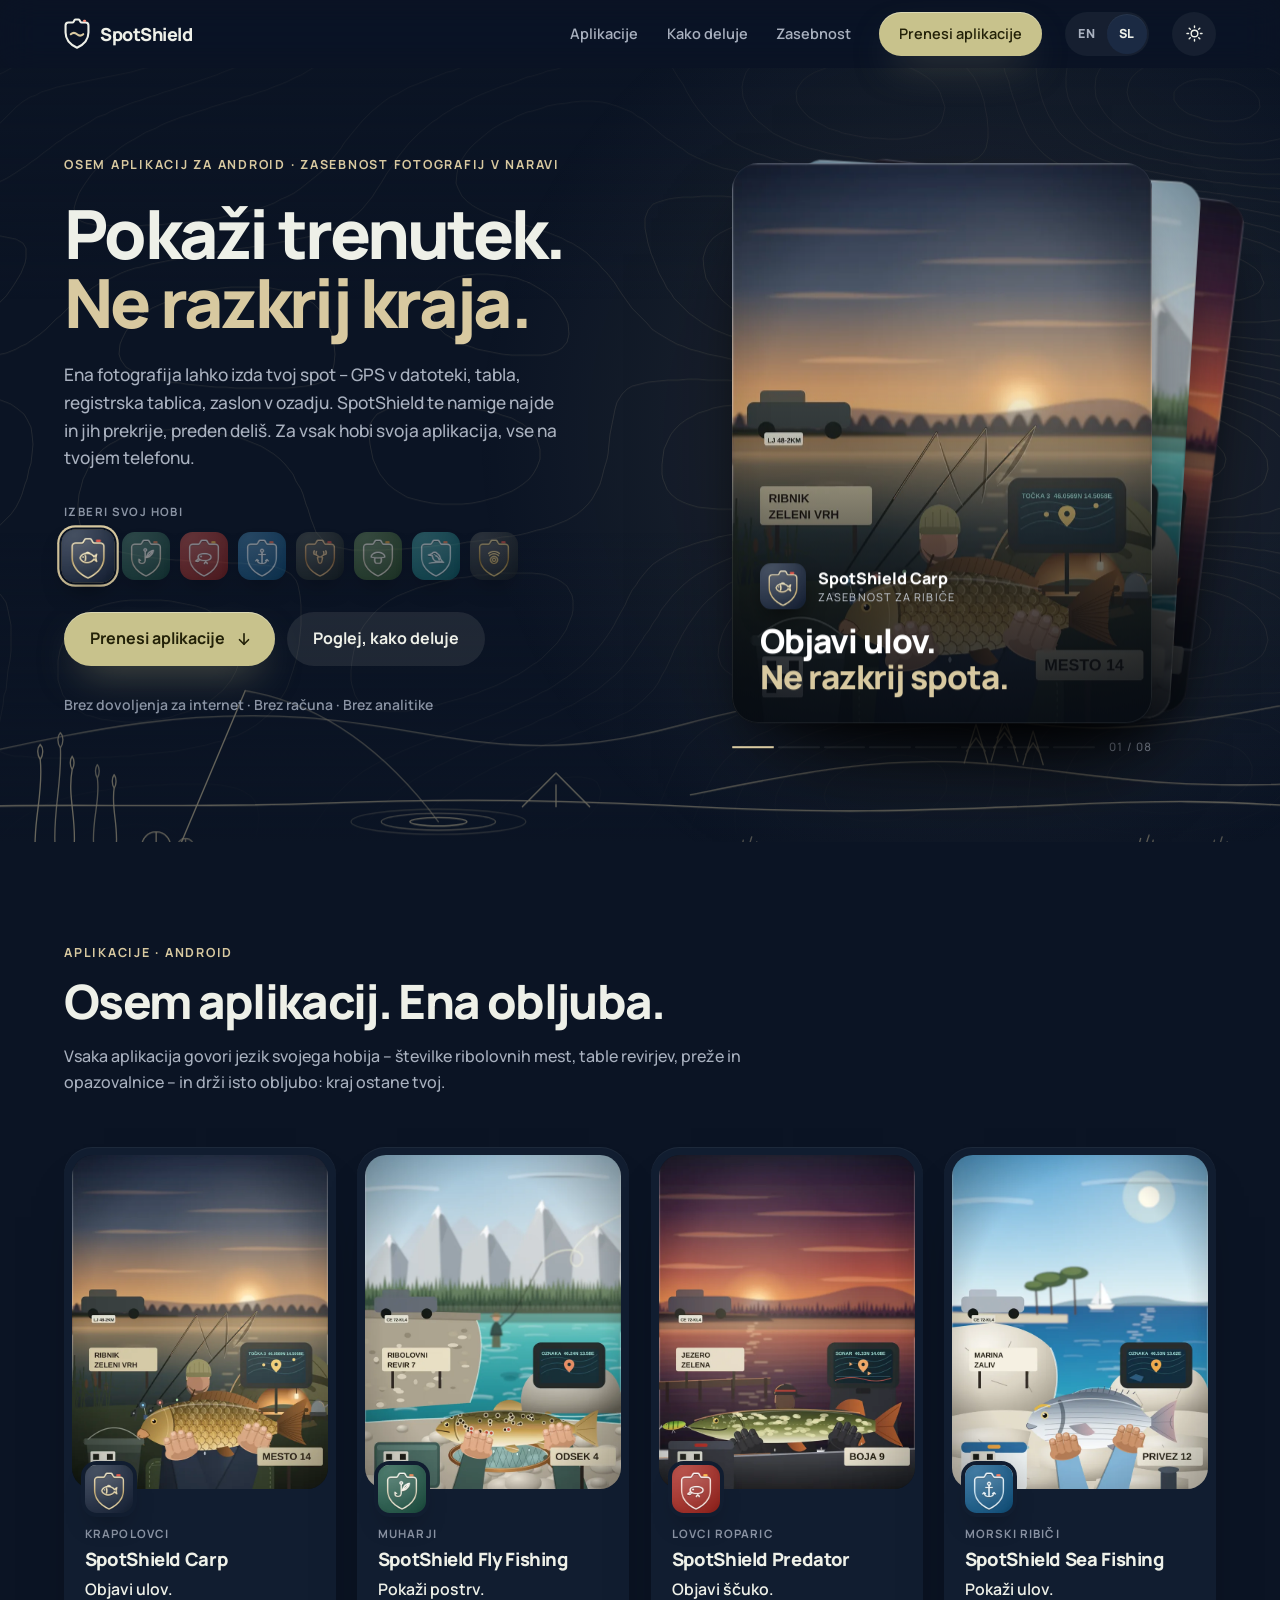
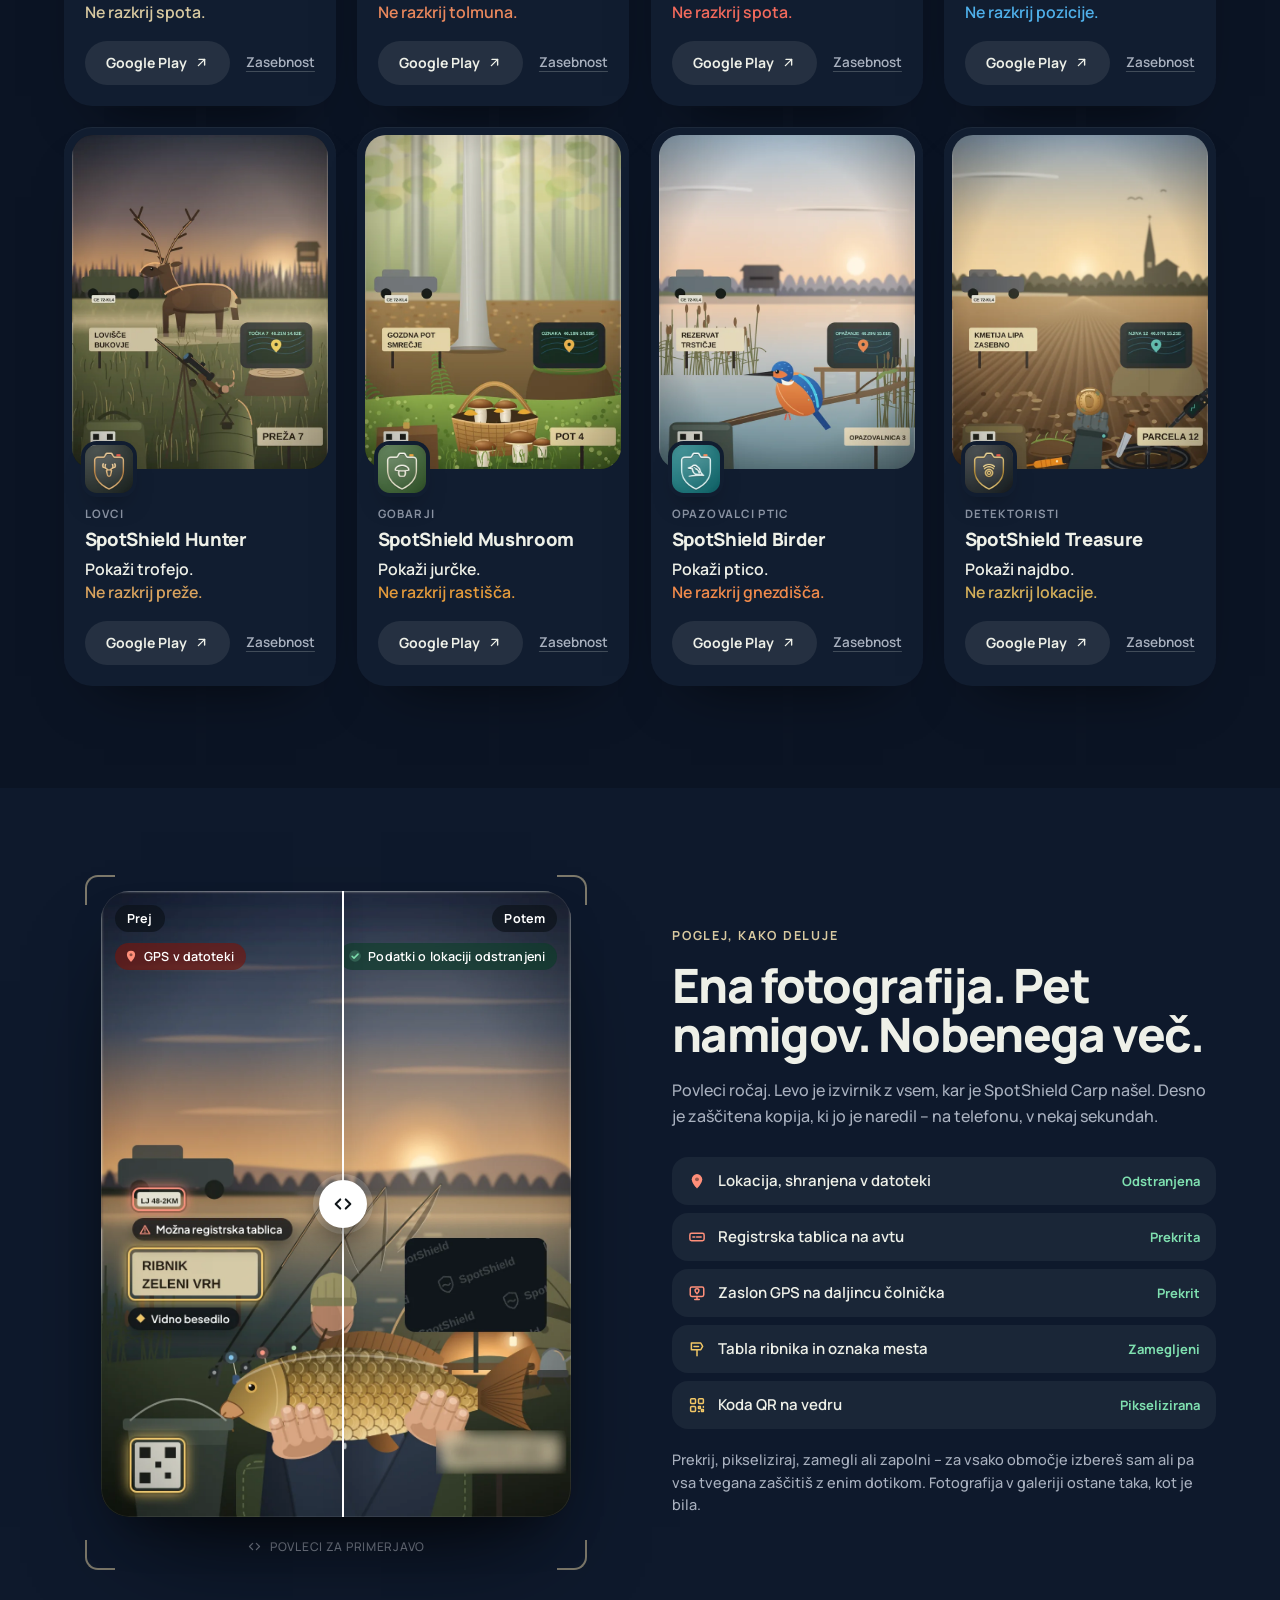
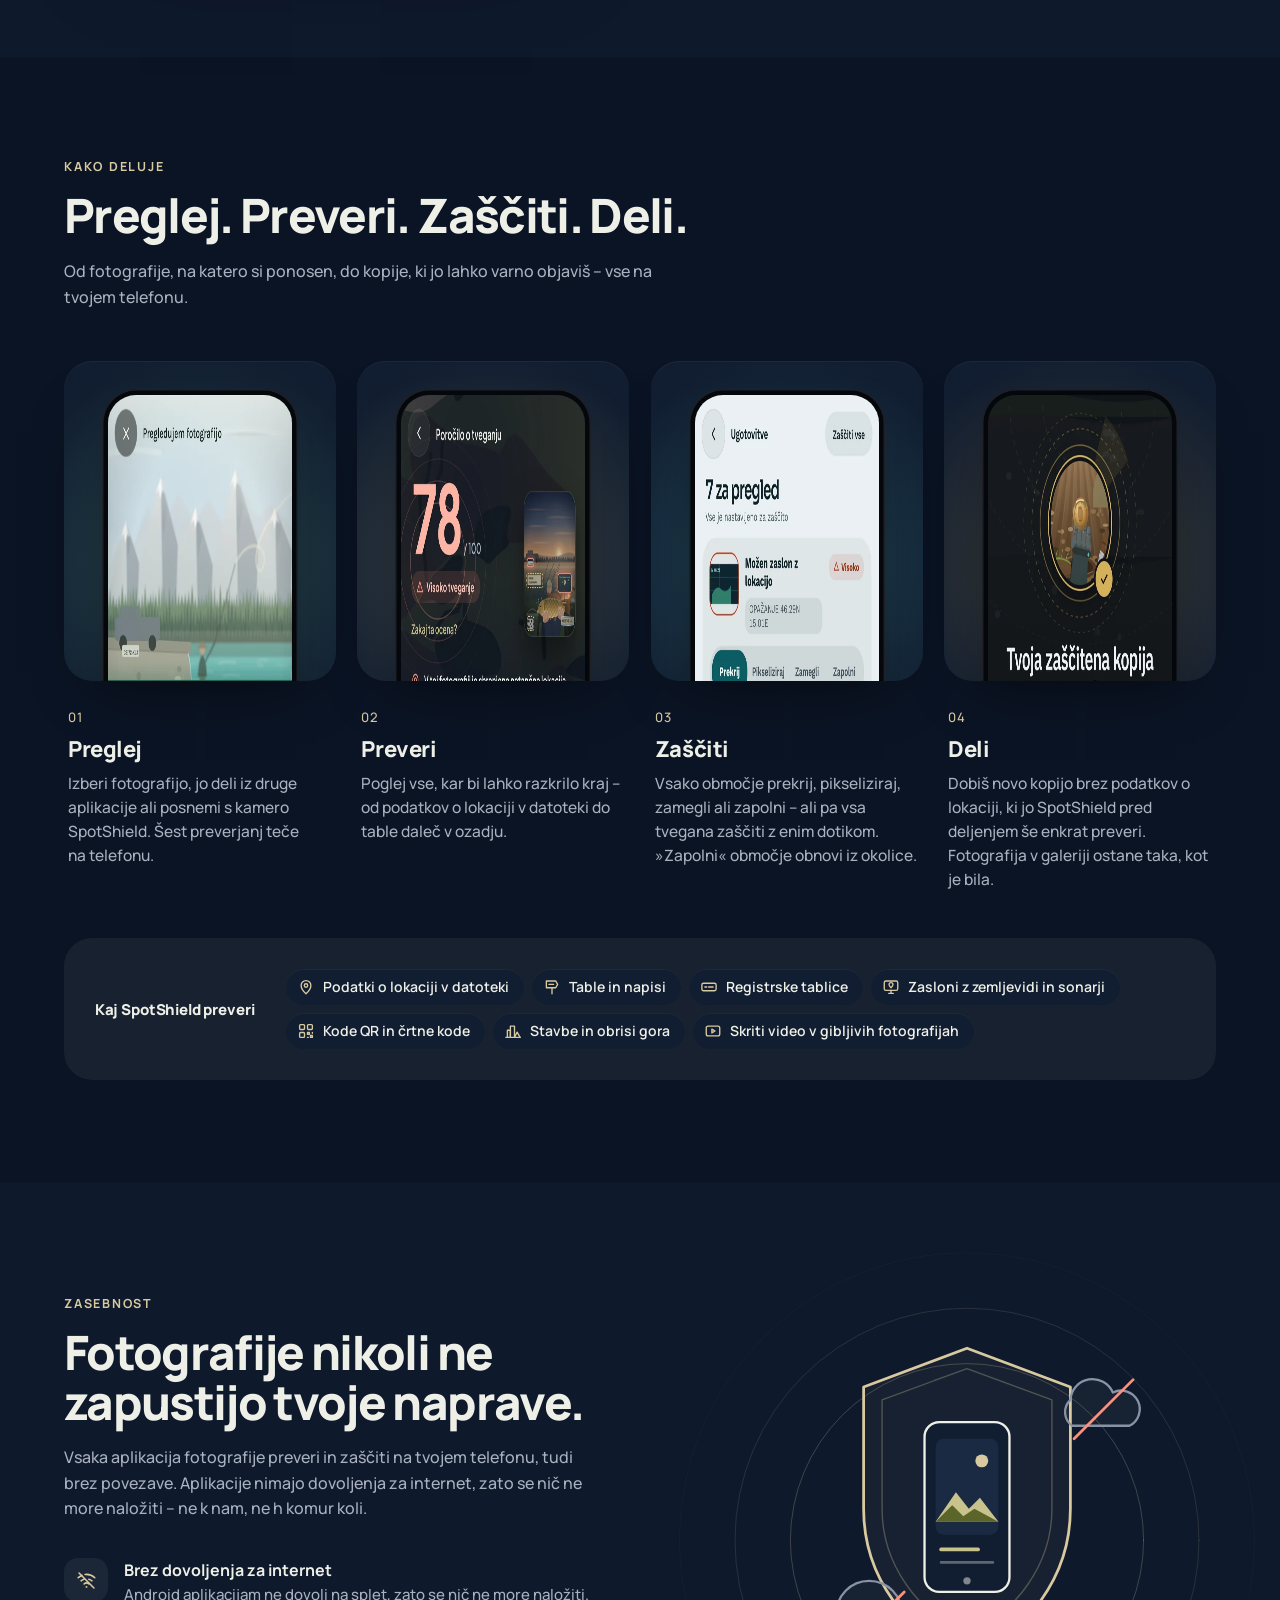
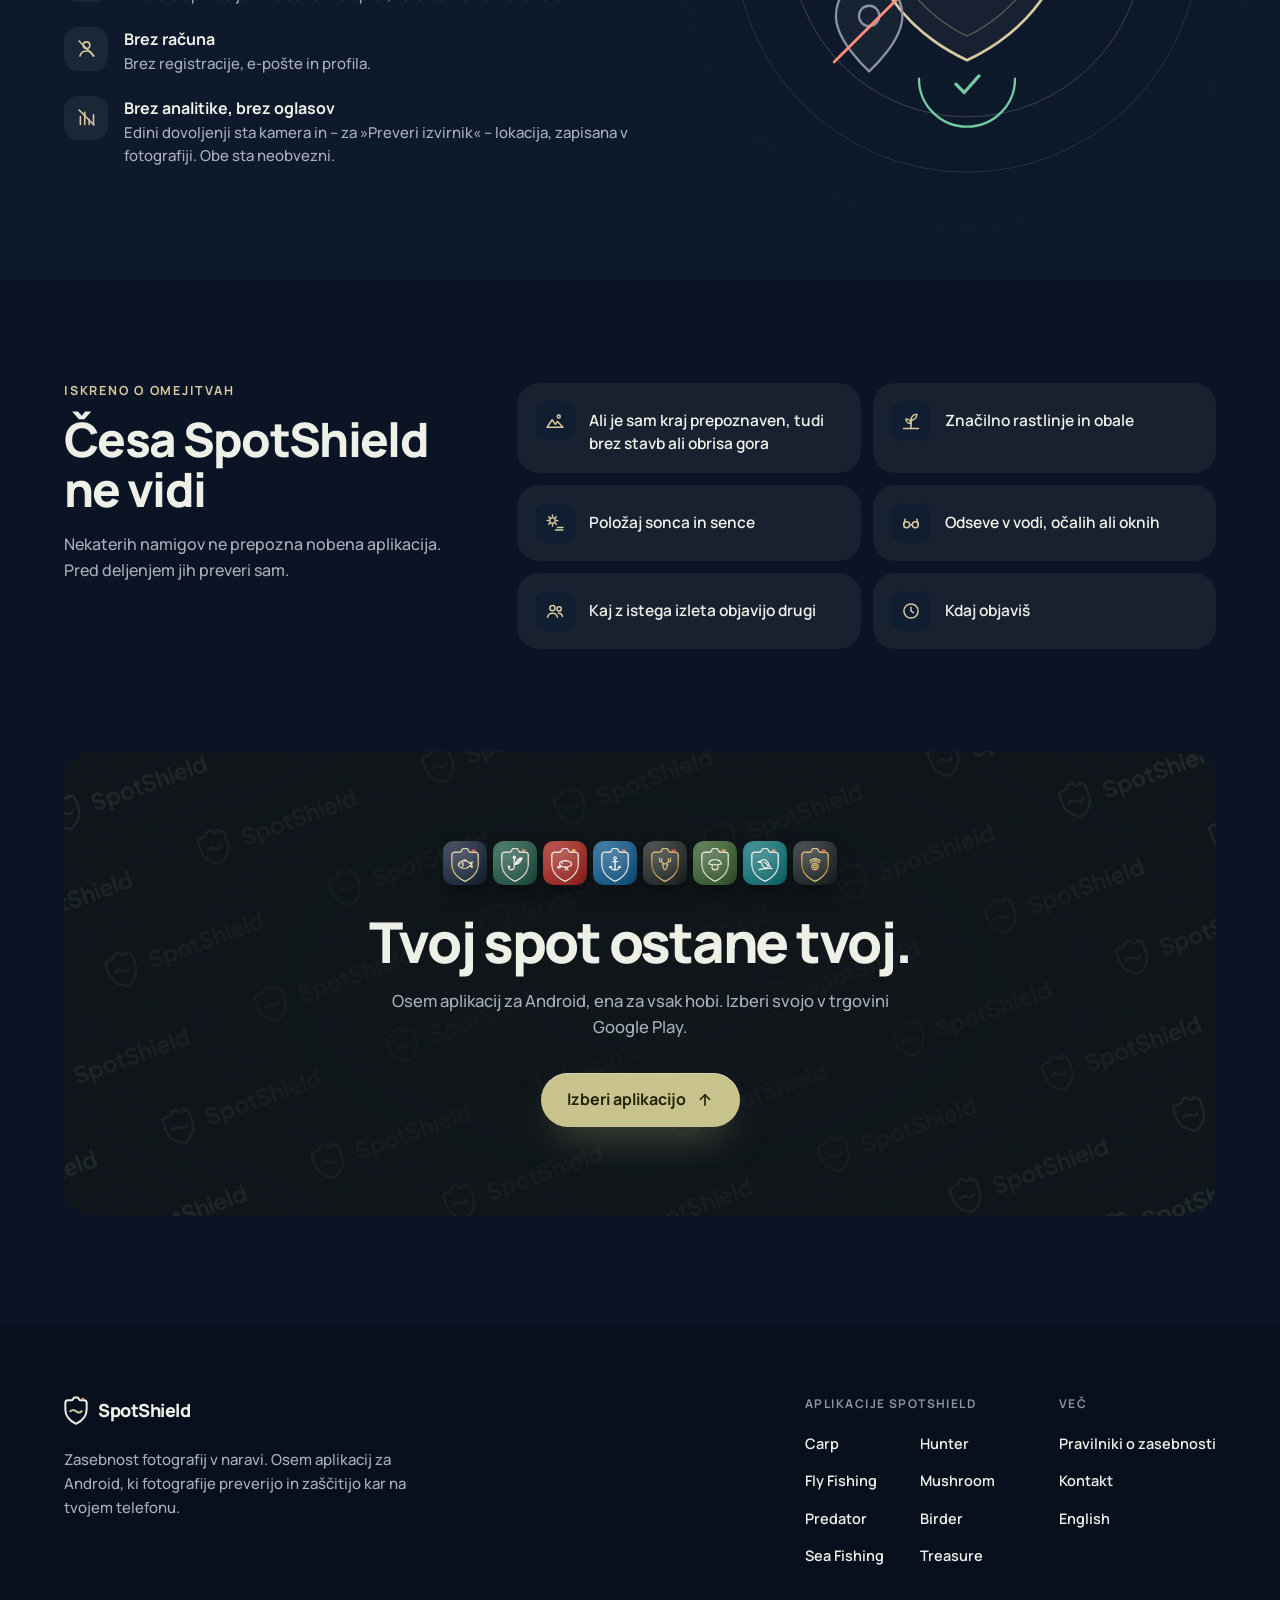
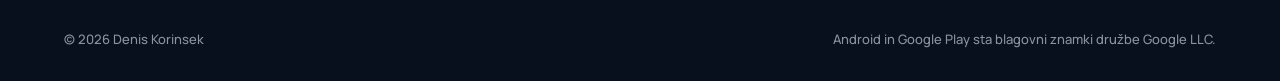
<file: sl/index.html>
<!doctype html>
<html lang="sl" data-theme="dark">
<head>
<meta charset="utf-8">
<meta name="viewport" content="width=device-width, initial-scale=1">
<title>SpotShield — Pokaži trenutek. Ne razkrij kraja.</title>
<meta name="description" content="Osem aplikacij za Android, ki najdejo in prekrijejo namige, ki izdajo tvoj spot – podatke GPS, table, registrske tablice, zaslone – kar na tvojem telefonu. Brez dovoljenja za internet, brez računa, brez analitike.">
<meta name="theme-color" content="#0B1424">
<link rel="canonical" href="https://deniskorinsek.github.io/spotshield/sl/">
<link rel="alternate" hreflang="en" href="https://deniskorinsek.github.io/spotshield/">
<link rel="alternate" hreflang="sl" href="https://deniskorinsek.github.io/spotshield/sl/">
<link rel="alternate" hreflang="x-default" href="https://deniskorinsek.github.io/spotshield/">
<meta property="og:type" content="website">
<meta property="og:site_name" content="SpotShield">
<meta property="og:locale" content="sl_SI">
<meta property="og:title" content="SpotShield — Pokaži trenutek. Ne razkrij kraja.">
<meta property="og:description" content="Osem aplikacij za Android, ki najdejo in prekrijejo namige, ki izdajo tvoj spot – podatke GPS, table, registrske tablice, zaslone – kar na tvojem telefonu. Brez dovoljenja za internet, brez računa, brez analitike.">
<meta property="og:url" content="https://deniskorinsek.github.io/spotshield/sl/">
<meta property="og:image" content="https://deniskorinsek.github.io/spotshield/assets/img/og-image-sl.jpg">
<meta property="og:image:width" content="1200">
<meta property="og:image:height" content="630">
<meta name="twitter:card" content="summary_large_image">
<link rel="icon" href="../assets/img/favicon.svg" type="image/svg+xml">
<link rel="icon" href="../assets/img/favicon-32.png" sizes="32x32" type="image/png">
<link rel="apple-touch-icon" href="../assets/img/apple-touch-icon.png">
<link rel="preload" href="../assets/fonts/manrope-latin-800.woff2" as="font" type="font/woff2" crossorigin>
<link rel="preload" href="../assets/fonts/manrope-latin-700.woff2" as="font" type="font/woff2" crossorigin>
<link rel="preload" href="../assets/fonts/manrope-latin-500.woff2" as="font" type="font/woff2" crossorigin>
<script>(function(){var t='dark';try{var s=localStorage.getItem('spotshield-theme');if(s==='light'||s==='dark')t=s}catch(e){}document.documentElement.setAttribute('data-theme',t)})();</script>
<link rel="stylesheet" href="../assets/css/site.css">
<script src="../assets/js/site.js" defer></script>
</head>
<body>
<a class="skip" href="#main">Preskoči na vsebino</a>
<header class="nav" id="top">
<div class="wrap">
<a class="brand" href="#top" aria-label="SpotShield, na vrh strani"><svg aria-hidden="true" viewBox="27 24.5 54 65" width="26" height="31" fill="none" stroke="currentColor" stroke-width="4.4" stroke-linecap="round" stroke-linejoin="round"><path d="M36,34 L44.2,34 Q46,34 46.9,32.4 L48.9,28.8 Q49.6,27.6 51,27.6 L57,27.6 Q58.4,27.6 59.1,28.8 L61.1,32.4 Q62,34 63.8,34 L72,34 Q78,34 78,40 L78,55 C78,70.5 68,80.5 54,87 C40,80.5 30,70.5 30,55 L30,40 Q30,34 36,34 Z"/><path d="M41 58.5 q6.5 -5.6 13 0 t13 0" stroke="var(--accent)"/><rect class="dot" x="66.6" y="28.4" width="6.4" height="4.6" rx="2.3" fill="var(--signal)" stroke="none"/></svg><span>SpotShield</span></a>
<nav class="nav-links" id="menu" aria-label="Glavni meni"><a href="#apps">Aplikacije</a><a href="#how">Kako deluje</a><a href="#privacy">Zasebnost</a><a class="btn btn-primary btn-sm" href="#apps">Prenesi aplikacije</a></nav>
<div class="lang" role="group" aria-label="Jezik"><a href="../" hreflang="en" lang="en" aria-label="English">EN</a><span aria-current="page">SL</span></div>
<button class="icon-btn theme" type="button" aria-label="Preklopi na svetli videz" data-label-dark="Preklopi na svetli videz" data-label-light="Preklopi na temni videz"><svg class="sun" aria-hidden="true" viewBox="0 0 24 24" width="19" height="19" fill="none" stroke="currentColor" stroke-width="1.8" stroke-linecap="round"><circle cx="12" cy="12" r="4.2"/><path d="M12 2.5v2M12 19.5v2M2.5 12h2M19.5 12h2M5.3 5.3l1.4 1.4M17.3 17.3l1.4 1.4M5.3 18.7l1.4-1.4M17.3 6.7l1.4-1.4"/></svg><svg class="moon" aria-hidden="true" viewBox="0 0 24 24" width="19" height="19" fill="none" stroke="currentColor" stroke-width="1.8" stroke-linecap="round" stroke-linejoin="round"><path d="M20 14.6A8.2 8.2 0 1 1 9.4 4a6.6 6.6 0 0 0 10.6 10.6z"/></svg></button>
<button class="icon-btn menu-btn" type="button" aria-expanded="false" aria-controls="menu" aria-label="Meni"><svg class="bars" aria-hidden="true" viewBox="0 0 24 24" width="20" height="20" fill="none" stroke="currentColor" stroke-width="2" stroke-linecap="round"><path d="M4 7h16M4 12h16M4 17h16"/></svg><svg class="x" aria-hidden="true" viewBox="0 0 24 24" width="20" height="20" fill="none" stroke="currentColor" stroke-width="2" stroke-linecap="round"><path d="M6 6l12 12M18 6L6 18"/></svg></button>
</div>
</header>
<main id="main">
<section class="hero" aria-labelledby="hero-title" data-parallax-root>
<div class="hero-bg" aria-hidden="true"><div class="contour" data-parallax="0.16"></div><div class="fade"></div><div class="drawing" data-parallax="-0.05"><svg viewBox="0 0 1600 320" preserveAspectRatio="xMidYMax slice" fill="none" stroke="currentColor" stroke-width="1.6" stroke-linecap="round" stroke-linejoin="round">
<path d="M0 206 C140 176 250 150 400 160 C520 168 600 200 720 192 C840 184 900 140 1040 138 C1160 136 1230 176 1360 172 C1460 169 1530 150 1600 140" stroke-opacity=".55"/>
<path d="M860 252 C980 228 1080 206 1200 214 C1320 222 1400 248 1600 238" stroke-opacity=".75"/>
<circle cx="1370" cy="96" r="26" stroke-opacity=".7"/>
<path d="M980 92 c10 -12 22 -10 26 0 c4 -10 16 -12 26 0" stroke-opacity=".8"/>
<path d="M1046 116 c7 -8 15 -7 18 0 c3 -7 11 -8 18 0" stroke-opacity=".6"/>
<path d="M1186 214 L1200 168 L1214 214 M1189 200 L1200 184 L1211 200" stroke-opacity=".8"/>
<path d="M1218 212 L1234 158 L1250 212 M1221 196 L1234 178 L1247 196 M1225 184 L1234 170 L1243 184" stroke-opacity=".8"/>
<path d="M1256 216 L1268 176 L1280 216 M1259 204 L1268 190 L1277 204" stroke-opacity=".8"/>
<path d="M0 266 C120 262 260 268 420 262 S700 258 860 266 S1120 272 1300 264 S1500 262 1600 266" stroke-opacity=".9"/>
<path d="M660 266 L700 226 L740 266 M700 266 L700 240" stroke-opacity=".85"/>
<path d="M250 318 L330 128" stroke-opacity=".9"/>
<path d="M330 128 Q460 150 560 284" stroke-opacity=".55"/>
<ellipse cx="560" cy="284" rx="34" ry="5" stroke-opacity=".9"/>
<ellipse cx="560" cy="284" rx="68" ry="10" stroke-opacity=".55"/>
<ellipse cx="560" cy="284" rx="104" ry="15" stroke-opacity=".3"/>
<path d="M80 318 C78 280 90 250 86 210 M86 210 c-4 -6 -4 -14 0 -18 c4 4 4 12 0 18" stroke-opacity=".9"/>
<path d="M104 318 C100 276 112 240 110 196 M110 196 c-4 -6 -4 -14 0 -18 c4 4 4 12 0 18" stroke-opacity=".8"/>
<path d="M126 318 C130 282 118 254 124 222 M124 222 c-3 -5 -3 -12 0 -16 c3 4 3 11 0 16" stroke-opacity=".9"/>
<path d="M150 318 C146 284 158 260 154 232 M154 232 c-3 -5 -3 -12 0 -16 c3 4 3 11 0 16" stroke-opacity=".7"/>
<path d="M176 318 C180 290 170 268 174 244 M174 244 c-3 -5 -3 -12 0 -16 c3 4 3 11 0 16" stroke-opacity=".85"/>
<path d="M206 318 c0 -14 8 -22 18 -22 s18 8 18 22 Z M224 296 v22" stroke-opacity=".85"/>
<path d="M248 318 c0 -9 5 -14 11 -14 s11 5 11 14 Z M259 304 v14" stroke-opacity=".7"/>
<path d="M1392 318 l4 -14 M1400 318 l6 -18 M1408 318 l3 -12" stroke-opacity=".8"/>
<path d="M1480 318 l4 -12 M1488 318 l5 -16 M1496 318 l3 -10" stroke-opacity=".7"/>
<path d="M920 318 l3 -12 M928 318 l5 -16 M936 318 l3 -10" stroke-opacity=".7"/>
</svg></div></div>
<div class="wrap">
<div class="hero-copy">
<p class="eyebrow intro d1">Osem aplikacij za Android · Zasebnost fotografij v naravi</p>
<h1 id="hero-title"><span class="l1 intro d2">Pokaži trenutek.</span><span class="l2 intro d3">Ne razkrij kraja.</span></h1>
<p class="lede intro d4">Ena fotografija lahko izda tvoj spot – GPS v datoteki, tabla, registrska tablica, zaslon v ozadju. SpotShield te namige najde in jih prekrije, preden deliš. Za vsak hobi svoja aplikacija, vse na tvojem telefonu.</p>
<div class="picker intro d5"><p class="label">Izberi svoj hobi</p><div class="icons" role="group" aria-label="Osem aplikacij SpotShield">
<button type="button" data-pick="0" aria-pressed="true" aria-label="SpotShield Carp"><img src="../assets/img/icon-carp.webp" alt="" width="48" height="48"></button>
<button type="button" data-pick="1" aria-pressed="false" aria-label="SpotShield Fly Fishing"><img src="../assets/img/icon-fly.webp" alt="" width="48" height="48"></button>
<button type="button" data-pick="2" aria-pressed="false" aria-label="SpotShield Predator"><img src="../assets/img/icon-predator.webp" alt="" width="48" height="48"></button>
<button type="button" data-pick="3" aria-pressed="false" aria-label="SpotShield Sea Fishing"><img src="../assets/img/icon-sea.webp" alt="" width="48" height="48"></button>
<button type="button" data-pick="4" aria-pressed="false" aria-label="SpotShield Hunter"><img src="../assets/img/icon-hunter.webp" alt="" width="48" height="48"></button>
<button type="button" data-pick="5" aria-pressed="false" aria-label="SpotShield Mushroom"><img src="../assets/img/icon-mushroom.webp" alt="" width="48" height="48"></button>
<button type="button" data-pick="6" aria-pressed="false" aria-label="SpotShield Birder"><img src="../assets/img/icon-birder.webp" alt="" width="48" height="48"></button>
<button type="button" data-pick="7" aria-pressed="false" aria-label="SpotShield Treasure"><img src="../assets/img/icon-treasure.webp" alt="" width="48" height="48"></button>
</div></div>
<div class="hero-actions intro d6"><a class="btn btn-primary" href="#apps">Prenesi aplikacije<svg aria-hidden="true" viewBox="0 0 24 24" width="18" height="18" fill="none" stroke="currentColor" stroke-width="2.2" stroke-linecap="round" stroke-linejoin="round"><path d="M12 5v14"/><path d="M6 13l6 6 6-6"/></svg></a><a class="btn btn-ghost" href="#demo">Poglej, kako deluje</a></div>
<p class="trust intro d7">Brez dovoljenja za internet · Brez računa · Brez analitike</p>
</div>
<div class="hero-stage intro stage"><div class="glow" aria-hidden="true"></div><svg class="ripples" aria-hidden="true" viewBox="0 0 2400 2400" fill="none" stroke="currentColor" stroke-width="1"><circle cx="1200" cy="1200" r="300"><animate attributeName="r" values="300;1200" dur="18s" begin="-0s" repeatCount="indefinite"/><animate attributeName="stroke-opacity" values=".24;0" dur="18s" begin="-0s" repeatCount="indefinite"/></circle><circle cx="1200" cy="1200" r="300"><animate attributeName="r" values="300;1200" dur="18s" begin="-3s" repeatCount="indefinite"/><animate attributeName="stroke-opacity" values=".24;0" dur="18s" begin="-3s" repeatCount="indefinite"/></circle><circle cx="1200" cy="1200" r="300"><animate attributeName="r" values="300;1200" dur="18s" begin="-6s" repeatCount="indefinite"/><animate attributeName="stroke-opacity" values=".24;0" dur="18s" begin="-6s" repeatCount="indefinite"/></circle><circle cx="1200" cy="1200" r="300"><animate attributeName="r" values="300;1200" dur="18s" begin="-9s" repeatCount="indefinite"/><animate attributeName="stroke-opacity" values=".24;0" dur="18s" begin="-9s" repeatCount="indefinite"/></circle><circle cx="1200" cy="1200" r="300"><animate attributeName="r" values="300;1200" dur="18s" begin="-12s" repeatCount="indefinite"/><animate attributeName="stroke-opacity" values=".24;0" dur="18s" begin="-12s" repeatCount="indefinite"/></circle><circle cx="1200" cy="1200" r="300"><animate attributeName="r" values="300;1200" dur="18s" begin="-15s" repeatCount="indefinite"/><animate attributeName="stroke-opacity" values=".24;0" dur="18s" begin="-15s" repeatCount="indefinite"/></circle></svg>
<div class="deck-wrap" data-parallax="-0.04"><div class="deck" id="deck" role="group" aria-label="Osem aplikacij, ena za drugo">
<div class="card app-carp pos-0" data-app="app-carp" aria-hidden="false"><img class="scene" src="../assets/img/scene-carp-sl.webp" alt="Ribič ob mraku drži krapa ob ribniku" width="690" height="920"><div class="shade" aria-hidden="true"></div><div class="ring" aria-hidden="true"></div><div class="meta"><div class="row"><img src="../assets/img/icon-carp.webp" alt="" width="46" height="46"><div><p class="name">SpotShield Carp</p><p class="kicker">Zasebnost za ribiče</p></div></div><p class="tag"><span class="l1">Objavi ulov.</span><span class="l2">Ne razkrij spota.</span></p></div></div>
<div class="card app-fly pos-1" data-app="app-fly" aria-hidden="true"><img class="scene" src="../assets/img/scene-fly-sl.webp" alt="Postrv v rokah nad bistro alpsko reko, v ozadju muhar" width="690" height="920"><div class="shade" aria-hidden="true"></div><div class="ring" aria-hidden="true"></div><div class="meta"><div class="row"><img src="../assets/img/icon-fly.webp" alt="" width="46" height="46"><div><p class="name">SpotShield Fly Fishing</p><p class="kicker">Zasebnost za muharje</p></div></div><p class="tag"><span class="l1">Pokaži postrv.</span><span class="l2">Ne razkrij tolmuna.</span></p></div></div>
<div class="card app-predator pos-2" data-app="app-predator" aria-hidden="true"><img class="scene" src="../assets/img/scene-predator-sl.webp" alt="Ščuka v rokah nad jezerom ob sončnem zahodu" width="690" height="920"><div class="shade" aria-hidden="true"></div><div class="ring" aria-hidden="true"></div><div class="meta"><div class="row"><img src="../assets/img/icon-predator.webp" alt="" width="46" height="46"><div><p class="name">SpotShield Predator</p><p class="kicker">Zasebnost za lovce roparic</p></div></div><p class="tag"><span class="l1">Objavi ščuko.</span><span class="l2">Ne razkrij spota.</span></p></div></div>
<div class="card app-sea pos-n" data-app="app-sea" aria-hidden="true"><img class="scene" src="../assets/img/scene-sea-sl.webp" alt="Orada v rokah v sončni marini" width="690" height="920" loading="lazy"><div class="shade" aria-hidden="true"></div><div class="ring" aria-hidden="true"></div><div class="meta"><div class="row"><img src="../assets/img/icon-sea.webp" alt="" width="46" height="46"><div><p class="name">SpotShield Sea Fishing</p><p class="kicker">Zasebnost za morske ribiče</p></div></div><p class="tag"><span class="l1">Pokaži ulov.</span><span class="l2">Ne razkrij pozicije.</span></p></div></div>
<div class="card app-hunter pos-n" data-app="app-hunter" aria-hidden="true"><img class="scene" src="../assets/img/scene-hunter-sl.webp" alt="Jelen v lovišču ob zori, v ozadju preža" width="690" height="920" loading="lazy"><div class="shade" aria-hidden="true"></div><div class="ring" aria-hidden="true"></div><div class="meta"><div class="row"><img src="../assets/img/icon-hunter.webp" alt="" width="46" height="46"><div><p class="name">SpotShield Hunter</p><p class="kicker">Zasebnost za lovce</p></div></div><p class="tag"><span class="l1">Pokaži trofejo.</span><span class="l2">Ne razkrij preže.</span></p></div></div>
<div class="card app-mushroom pos-n" data-app="app-mushroom" aria-hidden="true"><img class="scene" src="../assets/img/scene-mushroom-sl.webp" alt="Košara jurčkov na gozdni poti" width="690" height="920" loading="lazy"><div class="shade" aria-hidden="true"></div><div class="ring" aria-hidden="true"></div><div class="meta"><div class="row"><img src="../assets/img/icon-mushroom.webp" alt="" width="46" height="46"><div><p class="name">SpotShield Mushroom</p><p class="kicker">Zasebnost za gobarje</p></div></div><p class="tag"><span class="l1">Pokaži jurčke.</span><span class="l2">Ne razkrij rastišča.</span></p></div></div>
<div class="card app-birder pos-n" data-app="app-birder" aria-hidden="true"><img class="scene" src="../assets/img/scene-birder-sl.webp" alt="Vodomec na veji v rezervatu, obdanem s trstičjem" width="690" height="920" loading="lazy"><div class="shade" aria-hidden="true"></div><div class="ring" aria-hidden="true"></div><div class="meta"><div class="row"><img src="../assets/img/icon-birder.webp" alt="" width="46" height="46"><div><p class="name">SpotShield Birder</p><p class="kicker">Zasebnost za opazovalce ptic</p></div></div><p class="tag"><span class="l1">Pokaži ptico.</span><span class="l2">Ne razkrij gnezdišča.</span></p></div></div>
<div class="card app-treasure pos-n" data-app="app-treasure" aria-hidden="true"><img class="scene" src="../assets/img/scene-treasure-sl.webp" alt="Kovanec v roki nad zorano njivo, ob njem detektor kovin" width="690" height="920" loading="lazy"><div class="shade" aria-hidden="true"></div><div class="ring" aria-hidden="true"></div><div class="meta"><div class="row"><img src="../assets/img/icon-treasure.webp" alt="" width="46" height="46"><div><p class="name">SpotShield Treasure</p><p class="kicker">Zasebnost za iskalce</p></div></div><p class="tag"><span class="l1">Pokaži najdbo.</span><span class="l2">Ne razkrij lokacije.</span></p></div></div>
</div><div class="deck-foot"><div class="bars" aria-hidden="true"><span class="on"><i></i></span><span><i></i></span><span><i></i></span><span><i></i></span><span><i></i></span><span><i></i></span><span><i></i></span><span><i></i></span></div><p class="count"><span id="deck-n">01</span> / 08</p></div></div>
</div>
</div>
</section>
<section class="section" id="apps" aria-labelledby="apps-title" data-reveal>
<div class="wrap">
<div class="reveal"><p class="eyebrow">Aplikacije · Android</p><div class="sec-head"><h2 class="h2" id="apps-title">Osem aplikacij. Ena obljuba.</h2><p class="lede">Vsaka aplikacija govori jezik svojega hobija – številke ribolovnih mest, table revirjev, preže in opazovalnice – in drži isto obljubo: kraj ostane tvoj.</p></div></div>
<div class="apps-grid">
<article class="app-card app-carp reveal s1" id="app-carp" aria-labelledby="name-carp"><div class="pic"><img src="../assets/img/scene-carp-sl.webp" alt="Ribič ob mraku drži krapa ob ribniku" width="690" height="920" loading="lazy"></div><div class="body"><img class="icon" src="../assets/img/icon-carp.webp" alt="" width="60" height="60" loading="lazy"><p class="aud">Krapolovci</p><h3 id="name-carp">SpotShield Carp</h3><p class="tag">Objavi ulov.<br><span class="l2">Ne razkrij spota.</span></p><div class="links"><a class="play" href="https://play.google.com/store/apps/details?id=si.spotshield.carp" aria-label="Prenesi SpotShield Carp z Google Play">Google Play<svg aria-hidden="true" viewBox="0 0 24 24" width="15" height="15" fill="none" stroke="currentColor" stroke-width="2.2" stroke-linecap="round" stroke-linejoin="round"><path d="M7 17L17 7"/><path d="M8 7h9v9"/></svg></a><a class="priv" href="https://deniskorinsek.github.io/spotshield-privacy/carp/" aria-label="Pravilnik o zasebnosti za SpotShield Carp">Zasebnost</a></div></div></article>
<article class="app-card app-fly reveal s2" id="app-fly" aria-labelledby="name-fly"><div class="pic"><img src="../assets/img/scene-fly-sl.webp" alt="Postrv v rokah nad bistro alpsko reko, v ozadju muhar" width="690" height="920" loading="lazy"></div><div class="body"><img class="icon" src="../assets/img/icon-fly.webp" alt="" width="60" height="60" loading="lazy"><p class="aud">Muharji</p><h3 id="name-fly">SpotShield Fly Fishing</h3><p class="tag">Pokaži postrv.<br><span class="l2">Ne razkrij tolmuna.</span></p><div class="links"><a class="play" href="https://play.google.com/store/apps/details?id=si.spotshield.fly" aria-label="Prenesi SpotShield Fly Fishing z Google Play">Google Play<svg aria-hidden="true" viewBox="0 0 24 24" width="15" height="15" fill="none" stroke="currentColor" stroke-width="2.2" stroke-linecap="round" stroke-linejoin="round"><path d="M7 17L17 7"/><path d="M8 7h9v9"/></svg></a><a class="priv" href="https://deniskorinsek.github.io/spotshield-privacy/fly/" aria-label="Pravilnik o zasebnosti za SpotShield Fly Fishing">Zasebnost</a></div></div></article>
<article class="app-card app-predator reveal s3" id="app-predator" aria-labelledby="name-predator"><div class="pic"><img src="../assets/img/scene-predator-sl.webp" alt="Ščuka v rokah nad jezerom ob sončnem zahodu" width="690" height="920" loading="lazy"></div><div class="body"><img class="icon" src="../assets/img/icon-predator.webp" alt="" width="60" height="60" loading="lazy"><p class="aud">Lovci roparic</p><h3 id="name-predator">SpotShield Predator</h3><p class="tag">Objavi ščuko.<br><span class="l2">Ne razkrij spota.</span></p><div class="links"><a class="play" href="https://play.google.com/store/apps/details?id=si.spotshield.predator" aria-label="Prenesi SpotShield Predator z Google Play">Google Play<svg aria-hidden="true" viewBox="0 0 24 24" width="15" height="15" fill="none" stroke="currentColor" stroke-width="2.2" stroke-linecap="round" stroke-linejoin="round"><path d="M7 17L17 7"/><path d="M8 7h9v9"/></svg></a><a class="priv" href="https://deniskorinsek.github.io/spotshield-privacy/predator/" aria-label="Pravilnik o zasebnosti za SpotShield Predator">Zasebnost</a></div></div></article>
<article class="app-card app-sea reveal s4" id="app-sea" aria-labelledby="name-sea"><div class="pic"><img src="../assets/img/scene-sea-sl.webp" alt="Orada v rokah v sončni marini" width="690" height="920" loading="lazy"></div><div class="body"><img class="icon" src="../assets/img/icon-sea.webp" alt="" width="60" height="60" loading="lazy"><p class="aud">Morski ribiči</p><h3 id="name-sea">SpotShield Sea Fishing</h3><p class="tag">Pokaži ulov.<br><span class="l2">Ne razkrij pozicije.</span></p><div class="links"><a class="play" href="https://play.google.com/store/apps/details?id=si.spotshield.sea" aria-label="Prenesi SpotShield Sea Fishing z Google Play">Google Play<svg aria-hidden="true" viewBox="0 0 24 24" width="15" height="15" fill="none" stroke="currentColor" stroke-width="2.2" stroke-linecap="round" stroke-linejoin="round"><path d="M7 17L17 7"/><path d="M8 7h9v9"/></svg></a><a class="priv" href="https://deniskorinsek.github.io/spotshield-privacy/sea/" aria-label="Pravilnik o zasebnosti za SpotShield Sea Fishing">Zasebnost</a></div></div></article>
<article class="app-card app-hunter reveal s5" id="app-hunter" aria-labelledby="name-hunter"><div class="pic"><img src="../assets/img/scene-hunter-sl.webp" alt="Jelen v lovišču ob zori, v ozadju preža" width="690" height="920" loading="lazy"></div><div class="body"><img class="icon" src="../assets/img/icon-hunter.webp" alt="" width="60" height="60" loading="lazy"><p class="aud">Lovci</p><h3 id="name-hunter">SpotShield Hunter</h3><p class="tag">Pokaži trofejo.<br><span class="l2">Ne razkrij preže.</span></p><div class="links"><a class="play" href="https://play.google.com/store/apps/details?id=si.spotshield.hunter" aria-label="Prenesi SpotShield Hunter z Google Play">Google Play<svg aria-hidden="true" viewBox="0 0 24 24" width="15" height="15" fill="none" stroke="currentColor" stroke-width="2.2" stroke-linecap="round" stroke-linejoin="round"><path d="M7 17L17 7"/><path d="M8 7h9v9"/></svg></a><a class="priv" href="https://deniskorinsek.github.io/spotshield-privacy/hunter/" aria-label="Pravilnik o zasebnosti za SpotShield Hunter">Zasebnost</a></div></div></article>
<article class="app-card app-mushroom reveal s6" id="app-mushroom" aria-labelledby="name-mushroom"><div class="pic"><img src="../assets/img/scene-mushroom-sl.webp" alt="Košara jurčkov na gozdni poti" width="690" height="920" loading="lazy"></div><div class="body"><img class="icon" src="../assets/img/icon-mushroom.webp" alt="" width="60" height="60" loading="lazy"><p class="aud">Gobarji</p><h3 id="name-mushroom">SpotShield Mushroom</h3><p class="tag">Pokaži jurčke.<br><span class="l2">Ne razkrij rastišča.</span></p><div class="links"><a class="play" href="https://play.google.com/store/apps/details?id=si.spotshield.mushroom" aria-label="Prenesi SpotShield Mushroom z Google Play">Google Play<svg aria-hidden="true" viewBox="0 0 24 24" width="15" height="15" fill="none" stroke="currentColor" stroke-width="2.2" stroke-linecap="round" stroke-linejoin="round"><path d="M7 17L17 7"/><path d="M8 7h9v9"/></svg></a><a class="priv" href="https://deniskorinsek.github.io/spotshield-privacy/mushroom/" aria-label="Pravilnik o zasebnosti za SpotShield Mushroom">Zasebnost</a></div></div></article>
<article class="app-card app-birder reveal s7" id="app-birder" aria-labelledby="name-birder"><div class="pic"><img src="../assets/img/scene-birder-sl.webp" alt="Vodomec na veji v rezervatu, obdanem s trstičjem" width="690" height="920" loading="lazy"></div><div class="body"><img class="icon" src="../assets/img/icon-birder.webp" alt="" width="60" height="60" loading="lazy"><p class="aud">Opazovalci ptic</p><h3 id="name-birder">SpotShield Birder</h3><p class="tag">Pokaži ptico.<br><span class="l2">Ne razkrij gnezdišča.</span></p><div class="links"><a class="play" href="https://play.google.com/store/apps/details?id=si.spotshield.birder" aria-label="Prenesi SpotShield Birder z Google Play">Google Play<svg aria-hidden="true" viewBox="0 0 24 24" width="15" height="15" fill="none" stroke="currentColor" stroke-width="2.2" stroke-linecap="round" stroke-linejoin="round"><path d="M7 17L17 7"/><path d="M8 7h9v9"/></svg></a><a class="priv" href="https://deniskorinsek.github.io/spotshield-privacy/birder/" aria-label="Pravilnik o zasebnosti za SpotShield Birder">Zasebnost</a></div></div></article>
<article class="app-card app-treasure reveal s8" id="app-treasure" aria-labelledby="name-treasure"><div class="pic"><img src="../assets/img/scene-treasure-sl.webp" alt="Kovanec v roki nad zorano njivo, ob njem detektor kovin" width="690" height="920" loading="lazy"></div><div class="body"><img class="icon" src="../assets/img/icon-treasure.webp" alt="" width="60" height="60" loading="lazy"><p class="aud">Detektoristi</p><h3 id="name-treasure">SpotShield Treasure</h3><p class="tag">Pokaži najdbo.<br><span class="l2">Ne razkrij lokacije.</span></p><div class="links"><a class="play" href="https://play.google.com/store/apps/details?id=si.spotshield.treasure" aria-label="Prenesi SpotShield Treasure z Google Play">Google Play<svg aria-hidden="true" viewBox="0 0 24 24" width="15" height="15" fill="none" stroke="currentColor" stroke-width="2.2" stroke-linecap="round" stroke-linejoin="round"><path d="M7 17L17 7"/><path d="M8 7h9v9"/></svg></a><a class="priv" href="https://deniskorinsek.github.io/spotshield-privacy/treasure/" aria-label="Pravilnik o zasebnosti za SpotShield Treasure">Zasebnost</a></div></div></article>
</div>
</div>
</section>
<section class="section demo" id="demo" aria-labelledby="demo-title" data-reveal>
<div class="wrap">
<div class="demo-stage reveal"><div class="compare-wrap"><span class="corner tl" aria-hidden="true"></span><span class="corner tr" aria-hidden="true"></span><span class="corner bl" aria-hidden="true"></span><span class="corner br" aria-hidden="true"></span>
<div class="compare" style="--split:100%"><img src="../assets/img/hero-before-sl.webp" alt="Izvirna fotografija ribiča ob mraku. SpotShield označi možno registrsko tablico, tablo z napisom, kodo QR, oznako ribolovnega mesta in zaslon GPS." width="1080" height="1440" loading="lazy">
<span class="pill l">Prej</span><span class="pill gps"><svg aria-hidden="true" viewBox="0 0 24 24" width="14" height="14"><path d="M12 22s7-6.4 7-12.2A7 7 0 0 0 5 9.8C5 15.6 12 22 12 22z" fill="#FF8F7A"/><circle cx="12" cy="9.8" r="2.6" fill="#000" opacity=".45"/></svg>GPS v datoteki</span>
<div class="after"><img src="../assets/img/hero-after-sl.webp" alt="Zaščitena kopija: tablica in zaslon GPS sta prekrita, tabla in oznaka mesta sta zamegljeni, koda QR je pikselizirana, podatki o lokaciji pa so odstranjeni." width="1080" height="1440" loading="lazy"><span class="pill r">Potem</span><span class="pill ok"><svg aria-hidden="true" viewBox="0 0 24 24" width="14" height="14"><circle cx="12" cy="12" r="10" fill="#7FE0B0" opacity=".22"/><path d="M7 12.4l3.3 3.3L17.2 8.8" fill="none" stroke="#7FE0B0" stroke-width="2.6" stroke-linecap="round" stroke-linejoin="round"/></svg>Podatki o lokaciji odstranjeni</span></div>
<div class="edge" aria-hidden="true"></div><div class="bar" aria-hidden="true"></div><div class="knob" aria-hidden="true"><svg aria-hidden="true" viewBox="0 0 24 24" width="22" height="22" fill="none" stroke="#10161A" stroke-width="2.2" stroke-linecap="round" stroke-linejoin="round"><path d="M9 7l-5 5 5 5"/><path d="M15 7l5 5-5 5"/></svg></div>
<input type="range" min="0" max="100" step="1" value="44" aria-label="Primerjaj izvirno fotografijo z zaščiteno kopijo"></div>
<p class="hint"><svg aria-hidden="true" viewBox="0 0 24 24" width="15" height="15" fill="none" stroke="currentColor" stroke-width="2" stroke-linecap="round" stroke-linejoin="round"><path d="M9 7l-5 5 5 5"/><path d="M15 7l5 5-5 5"/></svg>Povleci za primerjavo</p></div></div>
<div class="demo-copy reveal s2"><p class="eyebrow">Poglej, kako deluje</p><h2 class="h2" id="demo-title">Ena fotografija. Pet namigov. Nobenega več.</h2><p class="lede">Povleci ročaj. Levo je izvirnik z vsem, kar je SpotShield Carp našel. Desno je zaščitena kopija, ki jo je naredil – na telefonu, v nekaj sekundah.</p><ul class="found">
<li class="reveal s3"><svg aria-hidden="true" viewBox="0 0 24 24" width="18" height="18"><path d="M12 22s7-6.4 7-12.2A7 7 0 0 0 5 9.8C5 15.6 12 22 12 22z" fill="var(--signal)"/><circle cx="12" cy="9.8" r="2.6" fill="#000" opacity=".4"/></svg><span>Lokacija, shranjena v datoteki</span><b>Odstranjena</b></li>
<li class="reveal s4"><svg aria-hidden="true" viewBox="0 0 24 24" width="18" height="18" fill="none" stroke="currentColor" stroke-width="1.8" stroke-linecap="round" stroke-linejoin="round" style="stroke:var(--signal);stroke-width:2"><rect x="2.5" y="7" width="19" height="10" rx="2.2"/><path d="M6.5 12h2.5M11.5 12h6"/></svg><span>Registrska tablica na avtu</span><b>Prekrita</b></li>
<li class="reveal s5"><svg aria-hidden="true" viewBox="0 0 24 24" width="18" height="18" fill="none" stroke="currentColor" stroke-width="1.8" stroke-linecap="round" stroke-linejoin="round" style="stroke:var(--signal);stroke-width:2"><rect x="3" y="4" width="18" height="12.5" rx="2.2"/><path d="M9 20.5h6M12 16.5v4"/><path d="M12 13s-2.6-2.3-2.6-4.2a2.6 2.6 0 0 1 5.2 0C14.6 10.7 12 13 12 13z"/></svg><span>Zaslon GPS na daljincu čolnička</span><b>Prekrit</b></li>
<li class="reveal s6"><svg aria-hidden="true" viewBox="0 0 24 24" width="18" height="18" fill="none" stroke="currentColor" stroke-width="1.8" stroke-linecap="round" stroke-linejoin="round" style="stroke:var(--warn);stroke-width:2"><path d="M12 13v8"/><path d="M4.5 4h12.5l2.5 4.5-2.5 4.5H4.5z"/><path d="M8 8.5h6"/></svg><span>Tabla ribnika in oznaka mesta</span><b>Zamegljeni</b></li>
<li class="reveal s7"><svg aria-hidden="true" viewBox="0 0 24 24" width="18" height="18" fill="none" stroke="currentColor" stroke-width="1.8" stroke-linecap="round" stroke-linejoin="round" style="stroke:var(--warn);stroke-width:2"><rect x="3.5" y="3.5" width="6.5" height="6.5" rx="1.2"/><rect x="14" y="3.5" width="6.5" height="6.5" rx="1.2"/><rect x="3.5" y="14" width="6.5" height="6.5" rx="1.2"/><path d="M14 14h2.5v2.5H14zM18 18h2.5v2.5H18zM20.5 14v1M14 20.5h1"/></svg><span>Koda QR na vedru</span><b>Pikselizirana</b></li>
</ul><p class="note">Prekrij, pikseliziraj, zamegli ali zapolni – za vsako območje izbereš sam ali pa vsa tvegana zaščitiš z enim dotikom. Fotografija v galeriji ostane taka, kot je bila.</p></div>
</div>
</section>
<section class="section" id="how" aria-labelledby="how-title" data-reveal>
<div class="wrap">
<div class="reveal"><p class="eyebrow">Kako deluje</p><div class="sec-head"><h2 class="h2" id="how-title">Preglej. Preveri. Zaščiti. Deli.</h2><p class="lede">Od fotografije, na katero si ponosen, do kopije, ki jo lahko varno objaviš – vse na tvojem telefonu.</p></div></div>
<ol class="steps">
<li class="step reveal s1"><div class="shot"><div class="halo" aria-hidden="true"></div><div class="phone"><img src="../assets/img/step1-sl.webp" alt="SpotShield Fly Fishing pregleduje fotografijo: opravljena so tri od šestih preverjanj" width="390" height="844" loading="lazy"></div></div><div class="txt"><p class="num">01</p><h3>Preglej</h3><p>Izberi fotografijo, jo deli iz druge aplikacije ali posnemi s kamero SpotShield. Šest preverjanj teče na telefonu.</p></div></li>
<li class="step reveal s2"><div class="shot"><div class="halo" aria-hidden="true"></div><div class="phone"><img src="../assets/img/step2-sl.webp" alt="Poročilo o tveganju v SpotShield Carp: 78 od 100, visoko tveganje" width="390" height="844" loading="lazy"></div></div><div class="txt"><p class="num">02</p><h3>Preveri</h3><p>Poglej vse, kar bi lahko razkrilo kraj – od podatkov o lokaciji v datoteki do table daleč v ozadju.</p></div></li>
<li class="step reveal s3"><div class="shot"><div class="halo" aria-hidden="true"></div><div class="phone"><img src="../assets/img/step3-sl.webp" alt="Ugotovitve v SpotShield Birder: za vsako območje izberi prekrivanje, pikselizacijo, zameglitev ali zapolnitev" width="390" height="844" loading="lazy"></div></div><div class="txt"><p class="num">03</p><h3>Zaščiti</h3><p>Vsako območje prekrij, pikseliziraj, zamegli ali zapolni – ali pa vsa tvegana zaščiti z enim dotikom. »Zapolni« območje obnovi iz okolice.</p></div></li>
<li class="step reveal s4"><div class="shot"><div class="halo" aria-hidden="true"></div><div class="phone"><img src="../assets/img/step4-sl.webp" alt="SpotShield Treasure: zaščitena kopija je pripravljena, vsa preverjanja so uspela" width="390" height="844" loading="lazy"></div></div><div class="txt"><p class="num">04</p><h3>Deli</h3><p>Dobiš novo kopijo brez podatkov o lokaciji, ki jo SpotShield pred deljenjem še enkrat preveri. Fotografija v galeriji ostane taka, kot je bila.</p></div></li>
</ol>
<div class="checks reveal s5"><h3>Kaj SpotShield preveri</h3><ul><li><svg aria-hidden="true" viewBox="0 0 24 24" width="18" height="18" fill="none" stroke="currentColor" stroke-width="1.8" stroke-linecap="round" stroke-linejoin="round"><path d="M12 21s-6.5-5.9-6.5-11a6.5 6.5 0 0 1 13 0c0 5.1-6.5 11-6.5 11z"/><circle cx="12" cy="10" r="2.3"/></svg>Podatki o lokaciji v datoteki</li><li><svg aria-hidden="true" viewBox="0 0 24 24" width="18" height="18" fill="none" stroke="currentColor" stroke-width="1.8" stroke-linecap="round" stroke-linejoin="round"><path d="M12 13v8"/><path d="M4.5 4h12.5l2.5 4.5-2.5 4.5H4.5z"/><path d="M8 8.5h6"/></svg>Table in napisi</li><li><svg aria-hidden="true" viewBox="0 0 24 24" width="18" height="18" fill="none" stroke="currentColor" stroke-width="1.8" stroke-linecap="round" stroke-linejoin="round"><rect x="2.5" y="7" width="19" height="10" rx="2.2"/><path d="M6.5 12h2.5M11.5 12h6"/></svg>Registrske tablice</li><li><svg aria-hidden="true" viewBox="0 0 24 24" width="18" height="18" fill="none" stroke="currentColor" stroke-width="1.8" stroke-linecap="round" stroke-linejoin="round"><rect x="3" y="4" width="18" height="12.5" rx="2.2"/><path d="M9 20.5h6M12 16.5v4"/><path d="M12 13s-2.6-2.3-2.6-4.2a2.6 2.6 0 0 1 5.2 0C14.6 10.7 12 13 12 13z"/></svg>Zasloni z zemljevidi in sonarji</li><li><svg aria-hidden="true" viewBox="0 0 24 24" width="18" height="18" fill="none" stroke="currentColor" stroke-width="1.8" stroke-linecap="round" stroke-linejoin="round"><rect x="3.5" y="3.5" width="6.5" height="6.5" rx="1.2"/><rect x="14" y="3.5" width="6.5" height="6.5" rx="1.2"/><rect x="3.5" y="14" width="6.5" height="6.5" rx="1.2"/><path d="M14 14h2.5v2.5H14zM18 18h2.5v2.5H18zM20.5 14v1M14 20.5h1"/></svg>Kode QR in črtne kode</li><li><svg aria-hidden="true" viewBox="0 0 24 24" width="18" height="18" fill="none" stroke="currentColor" stroke-width="1.8" stroke-linecap="round" stroke-linejoin="round"><path d="M2.5 20.5h19"/><path d="M4.5 20.5V11h4v9.5"/><path d="M8.5 20.5V5.5h5.5v15"/><path d="M14 20.5l3.5-7 4 7"/></svg>Stavbe in obrisi gora</li><li><svg aria-hidden="true" viewBox="0 0 24 24" width="18" height="18" fill="none" stroke="currentColor" stroke-width="1.8" stroke-linecap="round" stroke-linejoin="round"><rect x="3" y="5.5" width="18" height="13" rx="2.5"/><path d="M10.5 9.5v5l4.2-2.5z"/></svg>Skriti video v gibljivih fotografijah</li></ul></div>
</div>
</section>
<section class="privacy" id="privacy" aria-labelledby="privacy-title" data-reveal data-parallax-root>
<div class="wrap">
<div class="privacy-copy reveal"><p class="eyebrow">Zasebnost</p><h2 class="h2" id="privacy-title">Fotografije nikoli ne zapustijo tvoje naprave.</h2><p class="lede">Vsaka aplikacija fotografije preveri in zaščiti na tvojem telefonu, tudi brez povezave. Aplikacije nimajo dovoljenja za internet, zato se nič ne more naložiti – ne k nam, ne h komur koli.</p><ul class="pillars">
<li class="reveal s2"><span class="ic" aria-hidden="true"><svg aria-hidden="true" viewBox="0 0 24 24" width="21" height="21" fill="none" stroke="currentColor" stroke-width="1.8" stroke-linecap="round" stroke-linejoin="round"><path d="M2.5 8.8a14 14 0 0 1 4.3-2.6M10.4 5.1A14 14 0 0 1 21.5 8.8M5.8 12.4a9 9 0 0 1 3.4-1.9M14.6 10.6a9 9 0 0 1 3.6 1.8M9.2 16a4 4 0 0 1 5.6 0"/><circle cx="12" cy="19.3" r="1.1" fill="currentColor" stroke="none"/><path d="M3.5 3.5l17 17"/></svg></span><div><b>Brez dovoljenja za internet</b><p>Android aplikacijam ne dovoli na splet, zato se nič ne more naložiti.</p></div></li>
<li class="reveal s3"><span class="ic" aria-hidden="true"><svg aria-hidden="true" viewBox="0 0 24 24" width="21" height="21" fill="none" stroke="currentColor" stroke-width="1.8" stroke-linecap="round" stroke-linejoin="round"><circle cx="12" cy="8.2" r="3.8"/><path d="M4.5 20.5c1.2-3.8 4.2-5.6 7.5-5.6s6.3 1.8 7.5 5.6"/><path d="M3.5 3.5l17 17"/></svg></span><div><b>Brez računa</b><p>Brez registracije, e-pošte in profila.</p></div></li>
<li class="reveal s4"><span class="ic" aria-hidden="true"><svg aria-hidden="true" viewBox="0 0 24 24" width="21" height="21" fill="none" stroke="currentColor" stroke-width="1.8" stroke-linecap="round" stroke-linejoin="round"><path d="M5 20V11M10 20V6M15 20v-6M20 20V9"/><path d="M3.5 3.5l17 17"/></svg></span><div><b>Brez analitike, brez oglasov</b><p>Edini dovoljenji sta kamera in – za »Preveri izvirnik« – lokacija, zapisana v fotografiji. Obe sta neobvezni.</p></div></li>
</ul></div>
<div class="privacy-art reveal s2" data-parallax="0.07"><svg role="img" aria-label="Ilustracija: telefon s fotografijo je v ščitu; okoli njega se širijo valovi, oblak in oznaka na zemljevidu pa sta prečrtana." viewBox="0 0 520 520" fill="none" stroke-linecap="round" stroke-linejoin="round"><g class="rip" stroke="#D8C9A0" stroke-width="1"><circle cx="260" cy="270" r="150"><animate attributeName="r" values="150;330" dur="9s" begin="-0s" repeatCount="indefinite"/><animate attributeName="stroke-opacity" values=".35;0" dur="9s" begin="-0s" repeatCount="indefinite"/></circle><circle cx="260" cy="270" r="150"><animate attributeName="r" values="150;330" dur="9s" begin="-3s" repeatCount="indefinite"/><animate attributeName="stroke-opacity" values=".35;0" dur="9s" begin="-3s" repeatCount="indefinite"/></circle><circle cx="260" cy="270" r="150"><animate attributeName="r" values="150;330" dur="9s" begin="-6s" repeatCount="indefinite"/><animate attributeName="stroke-opacity" values=".35;0" dur="9s" begin="-6s" repeatCount="indefinite"/></circle></g><path d="M260 62 L372 104 V236 c0 76-48 134-112 164 C196 370 148 312 148 236 V104 Z" fill="rgba(216,201,160,.05)" stroke="#D8C9A0" stroke-width="3"/><path d="M260 84 L352 118 V236 c0 62-40 112-92 138 C208 348 168 298 168 236 V118 Z" stroke="#D8C9A0" stroke-opacity=".3" stroke-width="1.5"/><g><rect x="214" y="142" width="92" height="184" rx="16" fill="#111D30" stroke="#EEF0E8" stroke-width="2.5"/><rect x="226" y="160" width="68" height="104" rx="9" fill="#1B2A43"/><circle cx="276" cy="184" r="7" fill="#D8C9A0"/><path d="M226 250 L248 218 L262 236 L274 224 L294 250 Z" fill="#C8C28C"/><path d="M226 250 L244 232 L256 244 L268 236 L294 250" fill="#4F5A1E" opacity=".9"/><path d="M232 280 h40" stroke="#C8C28C" stroke-width="4"/><path d="M232 294 h56" stroke="#EEF0E8" stroke-opacity=".35" stroke-width="3"/><circle cx="260" cy="314" r="4" fill="#EEF0E8" fill-opacity=".5"/></g><g class="float-a" stroke="#8A93A3" stroke-width="2.5"><path d="M372 118 a24 24 0 0 1 46 -8 a20 20 0 0 1 18 36 h-62 a18 18 0 0 1 -2 -28" fill="rgba(238,240,232,.04)"/><path d="M376 160 l64 -64" stroke="#FF8F7A" stroke-width="3"/></g><g class="float-b" stroke="#8A93A3" stroke-width="2.5"><path d="M118 352 c0 -22 16 -38 36 -38 s36 16 36 38 c0 28 -36 60 -36 60 s-36 -32 -36 -60 z" fill="rgba(238,240,232,.04)"/><circle cx="154" cy="352" r="11"/><path d="M116 402 l76 -76" stroke="#FF8F7A" stroke-width="3"/></g><g opacity=".9"><path d="M312 420 a52 52 0 0 1 -104 0" stroke="#7FE0B0" stroke-width="2.5"/><path d="M248 426 l9 9 16 -18" stroke="#7FE0B0" stroke-width="3.5"/></g></svg></div>
</div>
</section>
<section class="section limits" id="limits" aria-labelledby="limits-title" data-reveal>
<div class="wrap">
<div class="limits-copy reveal"><p class="eyebrow">Iskreno o omejitvah</p><h2 class="h2" id="limits-title">Česa SpotShield ne vidi</h2><p class="lede">Nekaterih namigov ne prepozna nobena aplikacija. Pred deljenjem jih preveri sam.</p></div>
<ul class="limits-grid"><li class="reveal s1"><span class="ic" aria-hidden="true"><svg aria-hidden="true" viewBox="0 0 24 24" width="20" height="20" fill="none" stroke="currentColor" stroke-width="1.8" stroke-linecap="round" stroke-linejoin="round"><path d="M2.5 19.5l6-9 4 5.5 2.5-3.5 6.5 7z"/><circle cx="16.5" cy="6.5" r="1.8"/></svg></span><p>Ali je sam kraj prepoznaven, tudi brez stavb ali obrisa gora</p></li><li class="reveal s2"><span class="ic" aria-hidden="true"><svg aria-hidden="true" viewBox="0 0 24 24" width="20" height="20" fill="none" stroke="currentColor" stroke-width="1.8" stroke-linecap="round" stroke-linejoin="round"><path d="M12 21V11"/><path d="M12 11c0-4 3-7 7-7 0 4-3 7-7 7z"/><path d="M12 15c0-3-2.5-5.5-6-5.5 0 3 2.5 5.5 6 5.5z"/><path d="M3 21h18"/></svg></span><p>Značilno rastlinje in obale</p></li><li class="reveal s3"><span class="ic" aria-hidden="true"><svg aria-hidden="true" viewBox="0 0 24 24" width="20" height="20" fill="none" stroke="currentColor" stroke-width="1.8" stroke-linecap="round" stroke-linejoin="round"><circle cx="9" cy="9" r="3.4"/><path d="M9 2.5v1.4M9 14.1v1.4M2.5 9h1.4M14.1 9h1.4M4.4 4.4l1 1M12.6 12.6l1 1M4.4 13.6l1-1M12.6 5.4l1-1"/><path d="M12.5 20.5h9M15 17.5h6.5"/></svg></span><p>Položaj sonca in sence</p></li><li class="reveal s4"><span class="ic" aria-hidden="true"><svg aria-hidden="true" viewBox="0 0 24 24" width="20" height="20" fill="none" stroke="currentColor" stroke-width="1.8" stroke-linecap="round" stroke-linejoin="round"><circle cx="6.8" cy="14" r="3.6"/><circle cx="17.2" cy="14" r="3.6"/><path d="M10.4 14h3.2M3.2 14L5 7.5M20.8 14L19 7.5"/></svg></span><p>Odseve v vodi, očalih ali oknih</p></li><li class="reveal s5"><span class="ic" aria-hidden="true"><svg aria-hidden="true" viewBox="0 0 24 24" width="20" height="20" fill="none" stroke="currentColor" stroke-width="1.8" stroke-linecap="round" stroke-linejoin="round"><circle cx="9" cy="8.5" r="3.2"/><path d="M3 19.5c.7-3.2 3-4.9 6-4.9s5.3 1.7 6 4.9"/><circle cx="17" cy="9.5" r="2.5"/><path d="M16 14.7c2.5-.3 4.4 1 5 4"/></svg></span><p>Kaj z istega izleta objavijo drugi</p></li><li class="reveal s6"><span class="ic" aria-hidden="true"><svg aria-hidden="true" viewBox="0 0 24 24" width="20" height="20" fill="none" stroke="currentColor" stroke-width="1.8" stroke-linecap="round" stroke-linejoin="round"><circle cx="12" cy="12" r="8.5"/><path d="M12 7.5V12l3 2"/></svg></span><p>Kdaj objaviš</p></li></ul>
</div>
</section>
<section class="cta" aria-labelledby="cta-title" data-reveal>
<div class="wrap">
<div class="cta-box reveal" data-parallax-root>
<div class="pattern-wrap" data-parallax="0.08" aria-hidden="true"><img class="pattern" src="../assets/img/band.webp" alt="" width="2560" height="1040" loading="lazy"></div><div class="veil" aria-hidden="true"></div>
<div class="icons" aria-hidden="true"><img src="../assets/img/icon-carp.webp" alt="" width="44" height="44" loading="lazy"><img src="../assets/img/icon-fly.webp" alt="" width="44" height="44" loading="lazy"><img src="../assets/img/icon-predator.webp" alt="" width="44" height="44" loading="lazy"><img src="../assets/img/icon-sea.webp" alt="" width="44" height="44" loading="lazy"><img src="../assets/img/icon-hunter.webp" alt="" width="44" height="44" loading="lazy"><img src="../assets/img/icon-mushroom.webp" alt="" width="44" height="44" loading="lazy"><img src="../assets/img/icon-birder.webp" alt="" width="44" height="44" loading="lazy"><img src="../assets/img/icon-treasure.webp" alt="" width="44" height="44" loading="lazy"></div>
<h2 id="cta-title">Tvoj spot ostane tvoj.</h2><p>Osem aplikacij za Android, ena za vsak hobi. Izberi svojo v trgovini Google Play.</p><a class="btn" href="#apps">Izberi aplikacijo<svg aria-hidden="true" viewBox="0 0 24 24" width="18" height="18" fill="none" stroke="currentColor" stroke-width="2.2" stroke-linecap="round" stroke-linejoin="round"><path d="M12 19V5"/><path d="M6 11l6-6 6 6"/></svg></a>
</div>
</div>
</section>
</main>
<footer class="footer">
<div class="wrap">
<div class="top">
<div class="about"><a class="brand" href="#top" aria-label="SpotShield, na vrh strani"><svg aria-hidden="true" viewBox="27 24.5 54 65" width="24" height="29" fill="none" stroke="currentColor" stroke-width="4.4" stroke-linecap="round" stroke-linejoin="round"><path d="M36,34 L44.2,34 Q46,34 46.9,32.4 L48.9,28.8 Q49.6,27.6 51,27.6 L57,27.6 Q58.4,27.6 59.1,28.8 L61.1,32.4 Q62,34 63.8,34 L72,34 Q78,34 78,40 L78,55 C78,70.5 68,80.5 54,87 C40,80.5 30,70.5 30,55 L30,40 Q30,34 36,34 Z"/><path d="M41 58.5 q6.5 -5.6 13 0 t13 0" stroke="var(--accent)"/><rect class="dot" x="66.6" y="28.4" width="6.4" height="4.6" rx="2.3" fill="var(--signal)" stroke="none"/></svg><span>SpotShield</span></a><p>Zasebnost fotografij v naravi. Osem aplikacij za Android, ki fotografije preverijo in zaščitijo kar na tvojem telefonu.</p></div>
<div class="cols"><nav aria-labelledby="f-apps"><h4 id="f-apps">Aplikacije SpotShield</h4><ul class="two"><li><a href="https://play.google.com/store/apps/details?id=si.spotshield.carp">Carp</a></li><li><a href="https://play.google.com/store/apps/details?id=si.spotshield.fly">Fly Fishing</a></li><li><a href="https://play.google.com/store/apps/details?id=si.spotshield.predator">Predator</a></li><li><a href="https://play.google.com/store/apps/details?id=si.spotshield.sea">Sea Fishing</a></li><li><a href="https://play.google.com/store/apps/details?id=si.spotshield.hunter">Hunter</a></li><li><a href="https://play.google.com/store/apps/details?id=si.spotshield.mushroom">Mushroom</a></li><li><a href="https://play.google.com/store/apps/details?id=si.spotshield.birder">Birder</a></li><li><a href="https://play.google.com/store/apps/details?id=si.spotshield.treasure">Treasure</a></li></ul></nav>
<nav aria-labelledby="f-more"><h4 id="f-more">Več</h4><ul><li><a href="https://deniskorinsek.github.io/spotshield-privacy/">Pravilniki o zasebnosti</a></li><li><a href="mailto:korinsekdenis+play@gmail.com">Kontakt</a></li><li><a href="../" hreflang="en" lang="en">English</a></li></ul></nav></div>
</div>
<div class="bottom"><p>© 2026 Denis Korinsek</p><p>Android in Google Play sta blagovni znamki družbe Google LLC.</p></div>
</div>
</footer>
</body>
</html>
</file>
<file: assets/css/site.css>
/* SpotShield — website styles. Self-hosted Manrope (OFL). */

@font-face{font-family:'Manrope';font-style:normal;font-weight:400;font-display:swap;src:url(../fonts/manrope-latin-ext-400.woff2) format('woff2');unicode-range:U+0100-02BA,U+02BD-02C5,U+02C7-02CC,U+02CE-02D7,U+02DD-02FF,U+0304,U+0308,U+0329,U+1D00-1DBF,U+1E00-1E9F,U+1EF2-1EFF,U+2020,U+20A0-20AB,U+20AD-20C0,U+2113,U+2C60-2C7F,U+A720-A7FF}
@font-face{font-family:'Manrope';font-style:normal;font-weight:400;font-display:swap;src:url(../fonts/manrope-latin-400.woff2) format('woff2');unicode-range:U+0000-00FF,U+0131,U+0152-0153,U+02BB-02BC,U+02C6,U+02DA,U+02DC,U+0304,U+0308,U+0329,U+2000-206F,U+20AC,U+2122,U+2191,U+2193,U+2212,U+2215,U+FEFF,U+FFFD}
@font-face{font-family:'Manrope';font-style:normal;font-weight:500;font-display:swap;src:url(../fonts/manrope-latin-ext-500.woff2) format('woff2');unicode-range:U+0100-02BA,U+02BD-02C5,U+02C7-02CC,U+02CE-02D7,U+02DD-02FF,U+0304,U+0308,U+0329,U+1D00-1DBF,U+1E00-1E9F,U+1EF2-1EFF,U+2020,U+20A0-20AB,U+20AD-20C0,U+2113,U+2C60-2C7F,U+A720-A7FF}
@font-face{font-family:'Manrope';font-style:normal;font-weight:500;font-display:swap;src:url(../fonts/manrope-latin-500.woff2) format('woff2');unicode-range:U+0000-00FF,U+0131,U+0152-0153,U+02BB-02BC,U+02C6,U+02DA,U+02DC,U+0304,U+0308,U+0329,U+2000-206F,U+20AC,U+2122,U+2191,U+2193,U+2212,U+2215,U+FEFF,U+FFFD}
@font-face{font-family:'Manrope';font-style:normal;font-weight:600;font-display:swap;src:url(../fonts/manrope-latin-ext-600.woff2) format('woff2');unicode-range:U+0100-02BA,U+02BD-02C5,U+02C7-02CC,U+02CE-02D7,U+02DD-02FF,U+0304,U+0308,U+0329,U+1D00-1DBF,U+1E00-1E9F,U+1EF2-1EFF,U+2020,U+20A0-20AB,U+20AD-20C0,U+2113,U+2C60-2C7F,U+A720-A7FF}
@font-face{font-family:'Manrope';font-style:normal;font-weight:600;font-display:swap;src:url(../fonts/manrope-latin-600.woff2) format('woff2');unicode-range:U+0000-00FF,U+0131,U+0152-0153,U+02BB-02BC,U+02C6,U+02DA,U+02DC,U+0304,U+0308,U+0329,U+2000-206F,U+20AC,U+2122,U+2191,U+2193,U+2212,U+2215,U+FEFF,U+FFFD}
@font-face{font-family:'Manrope';font-style:normal;font-weight:700;font-display:swap;src:url(../fonts/manrope-latin-ext-700.woff2) format('woff2');unicode-range:U+0100-02BA,U+02BD-02C5,U+02C7-02CC,U+02CE-02D7,U+02DD-02FF,U+0304,U+0308,U+0329,U+1D00-1DBF,U+1E00-1E9F,U+1EF2-1EFF,U+2020,U+20A0-20AB,U+20AD-20C0,U+2113,U+2C60-2C7F,U+A720-A7FF}
@font-face{font-family:'Manrope';font-style:normal;font-weight:700;font-display:swap;src:url(../fonts/manrope-latin-700.woff2) format('woff2');unicode-range:U+0000-00FF,U+0131,U+0152-0153,U+02BB-02BC,U+02C6,U+02DA,U+02DC,U+0304,U+0308,U+0329,U+2000-206F,U+20AC,U+2122,U+2191,U+2193,U+2212,U+2215,U+FEFF,U+FFFD}
@font-face{font-family:'Manrope';font-style:normal;font-weight:800;font-display:swap;src:url(../fonts/manrope-latin-ext-800.woff2) format('woff2');unicode-range:U+0100-02BA,U+02BD-02C5,U+02C7-02CC,U+02CE-02D7,U+02DD-02FF,U+0304,U+0308,U+0329,U+1D00-1DBF,U+1E00-1E9F,U+1EF2-1EFF,U+2020,U+20A0-20AB,U+20AD-20C0,U+2113,U+2C60-2C7F,U+A720-A7FF}
@font-face{font-family:'Manrope';font-style:normal;font-weight:800;font-display:swap;src:url(../fonts/manrope-latin-800.woff2) format('woff2');unicode-range:U+0000-00FF,U+0131,U+0152-0153,U+02BB-02BC,U+02C6,U+02DA,U+02DC,U+0304,U+0308,U+0329,U+2000-206F,U+20AC,U+2122,U+2191,U+2193,U+2212,U+2215,U+FEFF,U+FFFD}

/* ---------- theme ---------- */
:root{
  --bg:#0B1424; --bg2:#0E192C; --surface:#111D30; --text:#EEF0E8; --muted:#A9B1BF; --faint:#8A93A3;
  --fill:rgba(238,240,232,.055); --fill2:rgba(238,240,232,.09); --line:rgba(238,240,232,.22); --hair:rgba(238,240,232,.12);
  --primary:#C8C28C; --on-primary:#232108; --accent:#D8C9A0; --signal:#FF8F7A; --warn:#F2C766; --ok:#7FE0B0;
  --nav:rgba(11,20,36,.74); --glow:rgba(216,201,160,.13); --seg-on:#1B2A43; --phone:#04070C; --band:#0E192C; --footer:#08101D;
  --draw:#D8C9A0; --draw-op:.5; --contour-op:.3; --ripple:#D8C9A0; --ripple-op:1;
  --shadow-hero:0 50px 100px -40px rgba(0,0,0,.85),0 24px 48px -24px rgba(0,0,0,.5);
  --shadow-card:inset 0 1px 0 rgba(238,240,232,.05),0 30px 60px -40px rgba(0,0,0,.8);
  --shadow-chip:inset 0 1px 0 rgba(238,240,232,.05); --shadow-icon:0 12px 24px -10px rgba(0,0,0,.7);
  --glow-primary:0 18px 40px -16px rgba(200,194,140,.5),inset 0 1px 0 rgba(255,255,255,.35);
  --g1:rgba(108,199,165,.26); --g2:rgba(200,194,140,.24); --g3:rgba(79,193,196,.26); --g4:rgba(212,175,90,.24);
  --c-carp:#D8C9A0; --c-fly:#E8875C; --c-predator:#F26A5C; --c-sea:#4FB0EA; --c-hunter:#D9A35E; --c-mushroom:#E39A3B; --c-birder:#F08A4B; --c-treasure:#D4AF5A;
  --ease:cubic-bezier(.2,.7,.2,1);
  color-scheme:dark;
}
:root[data-theme="light"]{
  --bg:#F1EFE6; --bg2:#E9E6DB; --surface:#FCFBF6; --text:#12203A; --muted:#46506A; --faint:#5B6479;
  --fill:rgba(18,32,58,.05); --fill2:rgba(18,32,58,.075); --line:rgba(18,32,58,.25); --hair:rgba(18,32,58,.12);
  --primary:#4F5A1E; --on-primary:#F7F6EE; --accent:#7A6532; --signal:#B8462A; --warn:#9A720A; --ok:#2E7D5B;
  --nav:rgba(241,239,230,.8); --glow:rgba(122,101,50,.12); --seg-on:#FFFFFF; --phone:#0B0E12; --band:#0B1424; --footer:#E8E5D9;
  --draw:#12203A; --draw-op:.36; --contour-op:.25; --ripple:#12203A; --ripple-op:.6;
  --shadow-hero:0 50px 90px -44px rgba(18,32,58,.55),0 20px 40px -24px rgba(18,32,58,.3);
  --shadow-card:0 1px 2px rgba(18,32,58,.05),0 24px 48px -34px rgba(18,32,58,.4);
  --shadow-chip:0 1px 2px rgba(18,32,58,.07); --shadow-icon:0 12px 22px -12px rgba(18,32,58,.55);
  --glow-primary:0 16px 34px -16px rgba(79,90,30,.55),inset 0 1px 0 rgba(255,255,255,.22);
  --g1:rgba(31,92,74,.16); --g2:rgba(79,90,30,.16); --g3:rgba(11,92,99,.16); --g4:rgba(139,106,31,.16);
  --c-carp:#7A6532; --c-fly:#B5552E; --c-predator:#B3261E; --c-sea:#1E78B4; --c-hunter:#8A5A1C; --c-mushroom:#9A5A0E; --c-birder:#A84A16; --c-treasure:#8B6A1F;
  color-scheme:light;
}

/* ---------- base ---------- */
*,*::before,*::after{box-sizing:border-box}
html{scroll-behavior:smooth;-webkit-text-size-adjust:100%}
body{margin:0;background:var(--bg);color:var(--text);font-family:'Manrope',ui-sans-serif,system-ui,-apple-system,'Segoe UI',sans-serif;font-size:16px;line-height:1.6;-webkit-font-smoothing:antialiased;-moz-osx-font-smoothing:grayscale;overflow-x:clip;transition:background-color .35s ease,color .35s ease}
img,svg{display:block;max-width:100%}
a{color:inherit}
button{font:inherit;color:inherit}
h1,h2,h3,p,ul,ol{margin:0}
ul,ol{padding:0;list-style:none}
.wrap{max-width:1328px;margin:0 auto;padding-inline:clamp(20px,5vw,64px)}
.skip{position:absolute;left:16px;top:-60px;z-index:100;padding:10px 14px;border-radius:10px;background:var(--text);color:var(--bg);font-weight:700;text-decoration:none}
.skip:focus{top:12px}
:focus-visible{outline:2px solid var(--accent);outline-offset:3px;border-radius:6px}
::selection{background:var(--accent);color:var(--bg)}
.eyebrow{font-size:12.5px;line-height:1.3;font-weight:700;letter-spacing:.14em;text-transform:uppercase;color:var(--accent)}
.h2{margin-top:16px;font-size:clamp(32px,3.7vw,54px);line-height:1.05;letter-spacing:-.035em;font-weight:800;text-wrap:balance}
.lede{margin-top:18px;font-size:clamp(16px,1.25vw,18px);line-height:1.6;font-weight:500;color:var(--muted);text-wrap:pretty}
.sec-head{max-width:680px}
.btn{display:inline-flex;align-items:center;justify-content:center;gap:10px;height:54px;padding:0 26px;border:0;border-radius:999px;font-size:16px;font-weight:700;text-decoration:none;cursor:pointer;transition:transform .25s var(--ease),box-shadow .25s var(--ease),background-color .25s ease}
.btn:hover{transform:translateY(-2px)}
.btn:active{transform:translateY(0)}
.btn-primary{padding-right:22px;background:var(--primary);color:var(--on-primary);box-shadow:var(--glow-primary)}
.btn-primary:hover{box-shadow:var(--glow-primary),0 24px 48px -20px rgba(0,0,0,.45)}
.btn-ghost{background:var(--fill2);color:var(--text)}
.btn-ghost:hover{background:var(--line)}
.btn-sm{height:44px;padding:0 20px;font-size:14.5px}

/* ---------- nav ---------- */
.nav{position:sticky;top:0;z-index:50;background:var(--nav);backdrop-filter:saturate(150%) blur(18px);-webkit-backdrop-filter:saturate(150%) blur(18px);box-shadow:0 1px 0 transparent;transition:box-shadow .3s ease}
.nav.scrolled{box-shadow:0 1px 0 var(--hair)}
.nav .wrap{height:clamp(64px,5.3vw,76px);display:flex;align-items:center;gap:clamp(12px,1.8vw,24px)}
.brand{display:inline-flex;align-items:center;gap:10px;color:var(--text);text-decoration:none;flex:0 0 auto}
.brand span{font-size:18px;font-weight:800;letter-spacing:-.025em}
.brand .dot{animation:pulse 2.8s ease-in-out infinite}
@keyframes pulse{0%,100%{opacity:1}50%{opacity:.35}}
.nav-links{flex:1 1 auto;display:flex;justify-content:flex-end;align-items:center;gap:clamp(20px,2.2vw,32px)}
.nav-links a{font-size:14.5px;font-weight:600;color:var(--muted);text-decoration:none;transition:color .2s ease}
.nav-links a:hover{color:var(--text)}
.nav-links .btn{color:var(--on-primary)}
.lang{flex:0 0 auto;display:inline-flex;padding:2px;border-radius:999px;background:var(--fill)}
.lang a,.lang span{display:inline-flex;align-items:center;justify-content:center;min-width:40px;height:40px;padding:0 10px;border-radius:999px;font-size:12.5px;font-weight:800;letter-spacing:.06em;text-decoration:none;color:var(--muted)}
.lang span{background:var(--seg-on);color:var(--text);box-shadow:var(--shadow-chip)}
.lang a:hover{color:var(--text)}
.icon-btn{flex:0 0 auto;display:inline-flex;align-items:center;justify-content:center;width:44px;height:44px;padding:0;border:0;border-radius:999px;background:var(--fill);color:var(--text);cursor:pointer;transition:background-color .2s ease}
.icon-btn:hover{background:var(--fill2)}
.theme .sun,.theme .moon{display:none}
:root[data-theme="dark"] .theme .sun{display:block}
:root[data-theme="light"] .theme .moon{display:block}
.menu-btn{display:none}
.menu-btn .x{display:none}
.nav.open .menu-btn .bars{display:none}
.nav.open .menu-btn .x{display:block}
@media (max-width:860px){
  .nav-links{position:absolute;left:0;right:0;top:100%;flex-direction:column;align-items:stretch;gap:0;padding:8px 20px 16px;background:var(--bg);border-bottom:1px solid var(--hair);box-shadow:0 30px 50px -30px rgba(0,0,0,.6);display:none}
  .nav.open .nav-links{display:flex}
  .nav-links a{padding:14px 4px;font-size:16px;border-bottom:1px solid var(--hair)}
  .nav-links .btn{margin-top:12px;border-bottom:0}
  .menu-btn{display:inline-flex}
  .lang{margin-left:auto}
}

/* ---------- hero ---------- */
.hero{position:relative;overflow:hidden}
.hero-bg{position:absolute;inset:0;pointer-events:none}
.hero-bg .contour{position:absolute;left:50%;top:-40px;width:max(1600px,120%);aspect-ratio:1.6;background:var(--draw);opacity:var(--contour-op);-webkit-mask:url(../img/contour-map.svg) 50% 0/100% auto no-repeat;mask:url(../img/contour-map.svg) 50% 0/100% auto no-repeat;transform:translate3d(-50%,var(--py,0px),0);will-change:transform}
.hero-bg .fade{position:absolute;inset:0;background:linear-gradient(180deg,color-mix(in srgb,var(--bg) 60%,transparent) 0%,transparent 30%,transparent 60%,var(--bg) 100%)}
.hero-bg .drawing{position:absolute;left:0;right:0;bottom:-10px;height:clamp(170px,21vw,310px);color:var(--draw);opacity:var(--draw-op);mask-image:linear-gradient(180deg,transparent 0%,#000 45%);-webkit-mask-image:linear-gradient(180deg,transparent 0%,#000 45%);will-change:transform}
.hero-bg .drawing svg{width:100%;height:100%}
.hero .wrap{position:relative;padding-block:clamp(28px,4vw,64px) clamp(56px,7vw,104px);display:flex;flex-wrap:wrap;align-items:center;gap:clamp(40px,5vw,72px)}
.hero-copy{flex:1 1 500px;min-width:0;max-width:640px}
.hero-copy .eyebrow{color:var(--accent)}
.hero h1{margin-top:26px;font-size:clamp(40px,5.3vw,76px);line-height:1.02;letter-spacing:-.04em;font-weight:800}
.hero h1 .l2{display:block;color:var(--accent)}
.hero h1 .l1{display:block}
.hero-copy p.lede{margin-top:24px;max-width:31em;font-size:clamp(17px,1.35vw,19.5px)}
.picker{margin-top:32px}
.picker .label{margin-bottom:12px;font-size:11.5px;line-height:1.4;font-weight:700;letter-spacing:.12em;text-transform:uppercase;color:var(--faint)}
.picker .icons{display:flex;flex-wrap:wrap;gap:clamp(6px,2vw,10px)}
.picker button{display:block;width:clamp(32px,8.4vw,48px);height:clamp(32px,8.4vw,48px);padding:0;border:0;border-radius:26%;background:transparent;cursor:pointer;opacity:.5;transition:transform .35s ease,opacity .35s ease,box-shadow .35s ease}
.picker button img{width:100%;height:100%;border-radius:26%;box-shadow:var(--shadow-icon)}
.picker button:hover{opacity:.85;transform:scale(1.06)}
.picker button[aria-pressed="true"]{opacity:1;transform:scale(1.1);box-shadow:0 0 0 2px var(--bg),0 0 0 4px var(--accent)}
.hero-actions{margin-top:32px;display:flex;flex-wrap:wrap;gap:12px}
.trust{margin-top:28px;font-size:14px;line-height:1.5;font-weight:600;color:var(--faint)}
.hero-stage{position:relative;flex:1 1 380px;min-width:0;display:flex;flex-direction:column;align-items:center}
.hero-stage .glow{position:absolute;left:50%;top:50%;width:1000px;height:1000px;transform:translate(-50%,-50%);border-radius:50%;background:radial-gradient(closest-side,var(--glow),transparent);pointer-events:none}
.ripples{position:absolute;left:50%;top:50%;width:2400px;height:2400px;transform:translate(-50%,-50%);color:var(--ripple);opacity:var(--ripple-op);pointer-events:none}
.deck-wrap{position:relative;width:min(520px,100%);padding:44px 64px 0 0;perspective:1200px}
.deck{position:relative;aspect-ratio:3/4;transform-style:preserve-3d;transform:rotateX(var(--rx,0deg)) rotateY(var(--ry,0deg));transition:transform .6s var(--ease)}
.card{position:absolute;inset:0;border-radius:26px;overflow:hidden;background:#0B1424;box-shadow:var(--shadow-hero);transform-origin:50% 100%;transition:transform .8s var(--ease),opacity .6s ease}
.card img.scene{position:absolute;inset:0;width:100%;height:100%;object-fit:cover}
.card .shade{position:absolute;inset:0;background:linear-gradient(180deg,rgba(7,12,20,0) 40%,rgba(7,12,20,.55) 68%,rgba(7,12,20,.92) 100%)}
.card .ring{position:absolute;inset:0;border-radius:inherit;box-shadow:inset 0 0 0 1px rgba(255,255,255,.08)}
.card .meta{position:absolute;left:0;right:0;bottom:0;padding:clamp(18px,2.4vw,28px);color:#fff;opacity:0;transform:translateY(10px);transition:opacity .45s ease .25s,transform .45s ease .25s}
.card .meta .row{display:flex;align-items:center;gap:12px}
.card .meta .row img{width:46px;height:46px;border-radius:24%;box-shadow:0 10px 24px -8px rgba(0,0,0,.8)}
.card .meta .name{font-size:16px;line-height:1.3;font-weight:800}
.card .meta .kicker{margin-top:1px;font-size:11px;line-height:1.4;letter-spacing:.1em;text-transform:uppercase;color:#C9CFD8}
.card .meta .tag{margin-top:14px;font-size:clamp(24px,2.6vw,36px);line-height:1.08;letter-spacing:-.03em;font-weight:800;text-wrap:balance}
.card .meta .tag .l2{display:block;color:var(--tc)}
.card.app-carp{--tc:#D8C9A0}.card.app-fly{--tc:#E8875C}.card.app-predator{--tc:#F26A5C}.card.app-sea{--tc:#4FB0EA}.card.app-hunter{--tc:#D9A35E}.card.app-mushroom{--tc:#E39A3B}.card.app-birder{--tc:#F08A4B}.card.app-treasure{--tc:#D4AF5A}
.card.pos-0{transform:translate(0,0) rotate(0) scale(1);opacity:1;z-index:8}
.card.pos-0 .meta{opacity:1;transform:translateY(0)}
.card.pos-1{transform:translate(26px,-16px) rotate(3.5deg) scale(.96);opacity:1;z-index:7}
.card.pos-2{transform:translate(50px,-32px) rotate(7deg) scale(.92);opacity:1;z-index:6}
.card.pos-n{transform:translate(70px,-46px) rotate(10deg) scale(.88);opacity:0;z-index:5}
.deck-foot{margin-top:18px;display:flex;align-items:center;gap:14px}
.deck-foot .bars{flex:1 1 auto;display:flex;gap:4px}
.deck-foot .bars span{flex:1 1 0;height:2px;border-radius:2px;background:var(--hair);overflow:hidden}
.deck-foot .bars span i{display:block;height:100%;background:var(--accent);transform:scaleX(0);transform-origin:0 50%;transition:transform .5s ease}
.deck-foot .bars span.on i{transform:scaleX(1)}
.deck-foot .count{flex:0 0 auto;font-size:11.5px;line-height:1;font-weight:500;letter-spacing:.08em;text-transform:uppercase;color:var(--faint);font-variant-numeric:tabular-nums}

/* ---------- intro ---------- */
.intro{opacity:0;transform:translateY(18px);transition:opacity .9s var(--ease),transform .9s var(--ease)}
.intro.stage{transform:translateY(22px);transition-duration:1.1s;transition-delay:.25s}
.ready .intro{opacity:1;transform:none}
.ready .intro.d1{transition-delay:.05s}.ready .intro.d2{transition-delay:.15s}.ready .intro.d3{transition-delay:.27s}.ready .intro.d4{transition-delay:.38s}.ready .intro.d5{transition-delay:.5s}.ready .intro.d6{transition-delay:.6s}.ready .intro.d7{transition-delay:.7s}

/* ---------- reveal ---------- */
.reveal{opacity:0;transform:translateY(26px);transition:opacity .9s var(--ease),transform .9s var(--ease)}
.in .reveal,.reveal.in{opacity:1;transform:none}
.in .reveal.s1{transition-delay:.08s}.in .reveal.s2{transition-delay:.16s}.in .reveal.s3{transition-delay:.24s}.in .reveal.s4{transition-delay:.32s}.in .reveal.s5{transition-delay:.4s}.in .reveal.s6{transition-delay:.48s}.in .reveal.s7{transition-delay:.56s}.in .reveal.s8{transition-delay:.64s}

/* ---------- sections ---------- */
.section{padding-block:clamp(56px,8vw,120px);scroll-margin-top:64px}
.apps-grid{margin-top:clamp(36px,4vw,56px);display:grid;grid-template-columns:repeat(auto-fill,minmax(max(158px,calc((100% - 73px)/4)),1fr));gap:clamp(12px,1.7vw,24px)}
.app-card{container-type:inline-size;display:flex;flex-direction:column;padding:8px;border-radius:28px;background:var(--surface);box-shadow:var(--shadow-card);scroll-margin-top:88px;transition:transform .35s var(--ease),box-shadow .35s var(--ease)}
.app-card:hover{transform:translateY(-6px);box-shadow:var(--shadow-card),0 40px 70px -40px rgba(0,0,0,.7)}
.app-card .pic{height:calc(169cqi - 98px);border-radius:21px;overflow:hidden;background:#0B1424}
.app-card .pic img{width:100%;height:100%;object-fit:cover;object-position:50% 62%;transition:transform 1.2s var(--ease)}
.app-card:hover .pic img{transform:scale(1.04)}
.app-card .body{flex:1 1 auto;display:flex;flex-direction:column;padding:0 clamp(8px,5cqi,16px) clamp(8px,5cqi,14px)}
.app-card .icon{position:relative;width:clamp(44px,19cqi,60px);height:clamp(44px,19cqi,60px);margin-top:calc(clamp(44px,19cqi,60px)/-2);border-radius:24%;box-shadow:0 0 0 4px var(--surface),0 14px 28px -12px rgba(0,0,0,.6)}
.app-card .aud{margin-top:14px;font-size:11.5px;line-height:1.3;font-weight:700;letter-spacing:.1em;text-transform:uppercase;color:var(--faint)}
.app-card h3{margin-top:6px;font-size:clamp(16px,7.2cqi,20px);line-height:1.2;font-weight:800;letter-spacing:-.02em;text-wrap:balance}
.app-card .tag{margin-top:8px;font-size:clamp(14px,6.2cqi,17px);line-height:1.4;font-weight:600}
.app-card .tag .l2{color:var(--tc)}
.app-card .links{margin-top:auto;padding-top:18px;display:flex;flex-wrap:wrap;align-items:center;gap:10px 16px}
.app-card .play{flex:1 1 auto;display:inline-flex;align-items:center;justify-content:center;gap:7px;min-height:44px;padding:0 14px;border-radius:999px;background:var(--fill2);color:var(--text);font-size:14px;font-weight:700;text-decoration:none;white-space:nowrap;transition:background-color .2s ease}
.app-card .play:hover{background:var(--line)}
.app-card .priv{font-size:13.5px;font-weight:600;color:var(--muted);text-decoration:underline;text-decoration-color:var(--line);text-underline-offset:4px}
.app-card .priv:hover{color:var(--text)}
.app-carp{--tc:var(--c-carp)}.app-fly{--tc:var(--c-fly)}.app-predator{--tc:var(--c-predator)}.app-sea{--tc:var(--c-sea)}.app-hunter{--tc:var(--c-hunter)}.app-mushroom{--tc:var(--c-mushroom)}.app-birder{--tc:var(--c-birder)}.app-treasure{--tc:var(--c-treasure)}

/* demo */
.demo{background:var(--bg2)}
.demo .wrap{display:flex;flex-wrap:wrap;align-items:center;gap:clamp(40px,5vw,80px)}
.demo-stage{flex:1 1 400px;min-width:0;display:flex;justify-content:center}
.compare-wrap{position:relative;width:min(470px,100%)}
.corner{position:absolute;width:30px;height:30px;border:2px solid var(--accent);opacity:.55}
.corner.tl{left:-16px;top:-16px;border-right:0;border-bottom:0;border-top-left-radius:13px}
.corner.tr{right:-16px;top:-16px;border-left:0;border-bottom:0;border-top-right-radius:13px}
.corner.bl{left:-16px;bottom:-16px;border-right:0;border-top:0;border-bottom-left-radius:13px}
.corner.br{right:-16px;bottom:-16px;border-left:0;border-top:0;border-bottom-right-radius:13px}
.compare{--split:44%;position:relative;aspect-ratio:3/4;border-radius:28px;overflow:hidden;background:#0B1424;box-shadow:var(--shadow-hero);isolation:isolate}
.compare img{position:absolute;inset:0;width:100%;height:100%;object-fit:cover}
.compare .after{position:absolute;inset:0;clip-path:inset(0 0 0 var(--split))}
.compare .pill{position:absolute;display:inline-flex;align-items:center;gap:6px;padding:6px 12px;border-radius:999px;background:rgba(10,14,20,.58);backdrop-filter:blur(12px);-webkit-backdrop-filter:blur(12px);color:#fff;font-size:12.5px;line-height:1.2;font-weight:700;letter-spacing:.01em}
.compare .pill.l{left:14px;top:14px}.compare .pill.r{right:14px;top:14px}
.compare .pill.gps{left:14px;top:52px;background:rgba(120,20,10,.62);font-weight:600;padding-left:9px}
.compare .pill.ok{right:14px;top:52px;max-width:54%;border-radius:16px;background:rgba(10,60,40,.62);font-weight:600;line-height:1.25;text-align:left;padding-left:9px}
.compare .pill svg{flex:0 0 auto}
.compare .edge{position:absolute;inset:0;border-radius:inherit;box-shadow:inset 0 0 0 1px rgba(255,255,255,.08);pointer-events:none}
.compare .bar{position:absolute;top:0;bottom:0;left:var(--split);width:2px;margin-left:-1px;background:#fff;box-shadow:0 0 18px rgba(0,0,0,.45);pointer-events:none}
.compare .knob{position:absolute;top:50%;left:var(--split);width:48px;height:48px;margin:-24px 0 0 -24px;border-radius:50%;background:#fff;box-shadow:0 10px 26px rgba(0,0,0,.45),0 0 0 6px rgba(255,255,255,.18);display:flex;align-items:center;justify-content:center;pointer-events:none}
.compare input{position:absolute;inset:0;width:100%;height:100%;margin:0;opacity:0;cursor:ew-resize;-webkit-appearance:none;appearance:none}
.compare input::-webkit-slider-thumb{-webkit-appearance:none;width:48px;height:100%}
.compare input::-moz-range-thumb{width:48px;height:100%;border:0;background:transparent}
.hint{margin-top:22px;display:flex;justify-content:center;align-items:center;gap:8px;font-size:12px;line-height:1;font-weight:500;letter-spacing:.06em;text-transform:uppercase;color:var(--faint)}
.demo-copy{flex:1 1 400px;min-width:0;max-width:560px}
.found{margin-top:28px;display:grid;gap:8px}
.found li{display:flex;align-items:center;gap:12px;padding:12px 16px;border-radius:16px;background:var(--fill)}
.found li svg{flex:0 0 auto}
.found li span{flex:1 1 auto;font-size:15px;font-weight:600}
.found li b{flex:0 0 auto;font-size:13px;font-weight:700;color:var(--ok)}
.demo-copy .note{margin-top:20px;font-size:14.5px;line-height:1.55;font-weight:500;color:var(--muted)}

/* how */
.steps{margin:clamp(36px,4vw,56px) calc(-1*clamp(20px,5vw,64px)) 0;padding:0 clamp(20px,5vw,64px) 4px;display:flex;gap:clamp(14px,1.7vw,24px);overflow-x:auto;scroll-snap-type:x mandatory;scroll-padding-inline:clamp(20px,5vw,64px);scrollbar-width:none}
.steps::-webkit-scrollbar{display:none}
.step{flex:1 0 248px;scroll-snap-align:start;display:flex;flex-direction:column;gap:22px}
.step .shot{position:relative;height:clamp(280px,25vw,360px);border-radius:28px;overflow:hidden;background:var(--surface);box-shadow:var(--shadow-card);display:flex;justify-content:center;padding-top:28px}
.step .shot .halo{position:absolute;left:50%;top:62%;width:420px;height:420px;transform:translate(-50%,-50%);background:radial-gradient(closest-side,var(--gl),transparent)}
.step:nth-child(1){--gl:var(--g1)}.step:nth-child(2){--gl:var(--g2)}.step:nth-child(3){--gl:var(--g3)}.step:nth-child(4){--gl:var(--g4)}
.phone{position:relative;width:72%;max-width:212px;height:max-content;padding:6px;border-radius:34px;background:var(--phone);box-shadow:inset 0 0 0 1.5px rgba(255,255,255,.1),0 30px 60px -24px rgba(0,0,0,.6);transition:transform .6s var(--ease)}
.step:hover .phone{transform:translateY(-8px)}
.phone img{width:100%;aspect-ratio:390/844;border-radius:28px}
.step .txt{padding-inline:4px}
.step .num{font-size:13px;line-height:1;font-weight:500;letter-spacing:.06em;color:var(--accent)}
.step h3{margin-top:12px;font-size:22px;line-height:1.2;font-weight:800;letter-spacing:-.02em}
.step p{margin-top:8px;font-size:15.5px;line-height:1.55;font-weight:500;color:var(--muted);text-wrap:pretty}
.checks{margin-top:clamp(28px,3.4vw,48px);padding:clamp(20px,2.4vw,32px);border-radius:28px;background:var(--fill);display:flex;flex-wrap:wrap;align-items:center;gap:18px 32px}
.checks h3{flex:0 0 auto;font-size:15px;line-height:1.3;font-weight:800;letter-spacing:-.01em}
.checks ul{flex:1 1 520px;min-width:0;display:flex;flex-wrap:wrap;gap:8px}
.checks li{display:inline-flex;align-items:center;gap:8px;padding:9px 15px 9px 11px;border-radius:999px;background:var(--surface);box-shadow:var(--shadow-chip);font-size:14px;line-height:1.3;font-weight:600}
.checks li svg{stroke:var(--accent)}

/* privacy */
.privacy{position:relative;overflow:hidden;background:var(--band);color:#EEF0E8}
.privacy .wrap{position:relative;padding-block:clamp(64px,8.5vw,128px);display:flex;flex-wrap:wrap;align-items:center;gap:clamp(44px,6vw,96px)}
.privacy-copy{position:relative;z-index:2;flex:1 1 440px;min-width:0}
.privacy .eyebrow{color:#D8C9A0}
.privacy .h2{max-width:12em;color:#EEF0E8}
.privacy .lede{max-width:34em;color:#A9B1BF}
.pillars{margin-top:36px;display:grid;gap:20px}
.pillars li{display:flex;align-items:flex-start;gap:16px}
.pillars .ic{flex:0 0 auto;display:inline-flex;align-items:center;justify-content:center;width:44px;height:44px;border-radius:14px;background:rgba(238,240,232,.06);color:#D8C9A0}
.pillars b{display:block;padding-top:1px;font-size:16px;line-height:1.4;font-weight:700;color:#EEF0E8}
.pillars p{margin-top:3px;font-size:15px;line-height:1.5;font-weight:500;color:#A9B1BF}
.privacy-art{position:relative;flex:1 1 360px;min-width:0;display:flex;justify-content:center;will-change:transform}
.privacy-art svg{width:min(480px,100%);height:auto;overflow:visible}
.float-a{animation:floatA 6s ease-in-out infinite}
.float-b{animation:floatB 7s ease-in-out infinite;animation-delay:-2s}
@keyframes floatA{0%,100%{transform:translateY(0)}50%{transform:translateY(-7px)}}
@keyframes floatB{0%,100%{transform:translateY(0)}50%{transform:translateY(6px)}}

/* limits */
.limits .wrap{display:flex;flex-wrap:wrap;align-items:flex-start;gap:clamp(28px,5vw,80px)}
.limits-copy{flex:1 1 320px;min-width:0;max-width:440px}
.limits-grid{flex:2 1 560px;min-width:0;display:grid;grid-template-columns:repeat(auto-fill,minmax(max(240px,calc((100% - 13px)/2)),1fr));gap:12px}
.limits-grid li{display:flex;align-items:flex-start;gap:14px;padding:18px 20px 18px 18px;border-radius:22px;background:var(--fill)}
.limits-grid .ic{flex:0 0 auto;display:inline-flex;align-items:center;justify-content:center;width:40px;height:40px;border-radius:12px;background:var(--surface);color:var(--accent)}
.limits-grid p{padding-top:8px;font-size:15.5px;line-height:1.5;font-weight:600}

/* cta */
.cta{padding-bottom:clamp(64px,8.5vw,128px)}
.cta-box{position:relative;overflow:hidden;isolation:isolate;border-radius:32px;background:#10161A;padding:clamp(48px,7vw,104px) clamp(24px,5vw,80px);text-align:center;color:#EEF0E8}
.cta-box .pattern-wrap{position:absolute;inset:-8%;z-index:-2;will-change:transform}
.cta-box .pattern{width:100%;height:100%;object-fit:cover;max-width:none;animation:drift 40s linear infinite alternate}
@keyframes drift{from{transform:translate(0,0)}to{transform:translate(-3%,-2%)}}
.cta-box .veil{position:absolute;inset:0;z-index:-1;background:radial-gradient(62% 80% at 50% 50%,rgba(16,22,26,.95) 0%,rgba(16,22,26,.74) 55%,rgba(16,22,26,.22) 100%)}
.cta-box .icons{display:flex;justify-content:center;gap:6px}
.cta-box .icons img{width:clamp(32px,4vw,44px);height:clamp(32px,4vw,44px);border-radius:24%;box-shadow:0 10px 24px -8px rgba(0,0,0,.8);transition:transform .4s var(--ease)}
.cta-box .icons img:hover{transform:translateY(-6px)}
.cta-box h2{margin:28px auto 0;max-width:14em;font-size:clamp(34px,4.4vw,64px);line-height:1.04;letter-spacing:-.04em;font-weight:800;color:#EEF0E8;text-wrap:balance}
.cta-box p{margin:16px auto 0;max-width:30em;font-size:clamp(16px,1.3vw,18.5px);line-height:1.6;font-weight:500;color:#A9B1BF;text-wrap:pretty}
.cta-box .btn{margin-top:32px;background:#C8C28C;color:#232108;box-shadow:0 18px 40px -16px rgba(200,194,140,.5),inset 0 1px 0 rgba(255,255,255,.35)}

/* footer */
.footer{background:var(--footer);padding-block:clamp(48px,5.5vw,80px) 32px}
.footer .top{display:flex;flex-wrap:wrap;justify-content:space-between;gap:40px 64px}
.footer .about{flex:1 1 280px;min-width:0;max-width:360px}
.footer .about p{margin-top:16px;font-size:15px;line-height:1.6;font-weight:500;color:var(--muted);text-wrap:pretty}
.footer .cols{flex:0 1 auto;display:flex;flex-wrap:wrap;gap:36px 64px}
.footer h4{margin:0;font-size:12px;line-height:1.3;font-weight:700;letter-spacing:.12em;text-transform:uppercase;color:var(--faint)}
.footer ul{margin-top:16px;display:grid;gap:4px}
.footer ul.two{grid-template-rows:repeat(4,auto);grid-auto-flow:column;column-gap:36px}
.footer ul a{display:inline-block;padding:5px 0;font-size:14.5px;font-weight:600;color:var(--text);text-decoration:none}
.footer ul a:hover{color:var(--accent)}
.footer .bottom{margin-top:clamp(40px,4.5vw,64px);display:flex;flex-wrap:wrap;justify-content:space-between;gap:8px 24px;font-size:13px;line-height:1.5;font-weight:500;color:var(--faint)}

/* ---------- parallax ---------- */
[data-parallax]{transform:translate3d(0,var(--py,0px),0)}
.hero-bg .contour[data-parallax]{transform:translate3d(-50%,var(--py,0px),0)}
.deck-wrap[data-parallax]{transform:translate3d(0,var(--py,0px),0)}

/* ---------- motion preferences ---------- */
@media (prefers-reduced-motion:reduce){
  html{scroll-behavior:auto}
  .intro,.reveal{opacity:1;transform:none;transition:none}
  .card,.phone,.btn,.app-card,.picker button{transition:none}
  .brand .dot,.float-a,.float-b,.cta-box .pattern{animation:none}
  .ripples,.privacy-art .rip{display:none}
  [data-parallax]{--py:0px}
  .deck{--rx:0deg;--ry:0deg}
}
@media (hover:none){
  .app-card:hover{transform:none}
}
@media print{
  .intro,.reveal{opacity:1;transform:none}
  .nav{position:static}
  .ripples,.hero-bg{display:none}
}
</file>
